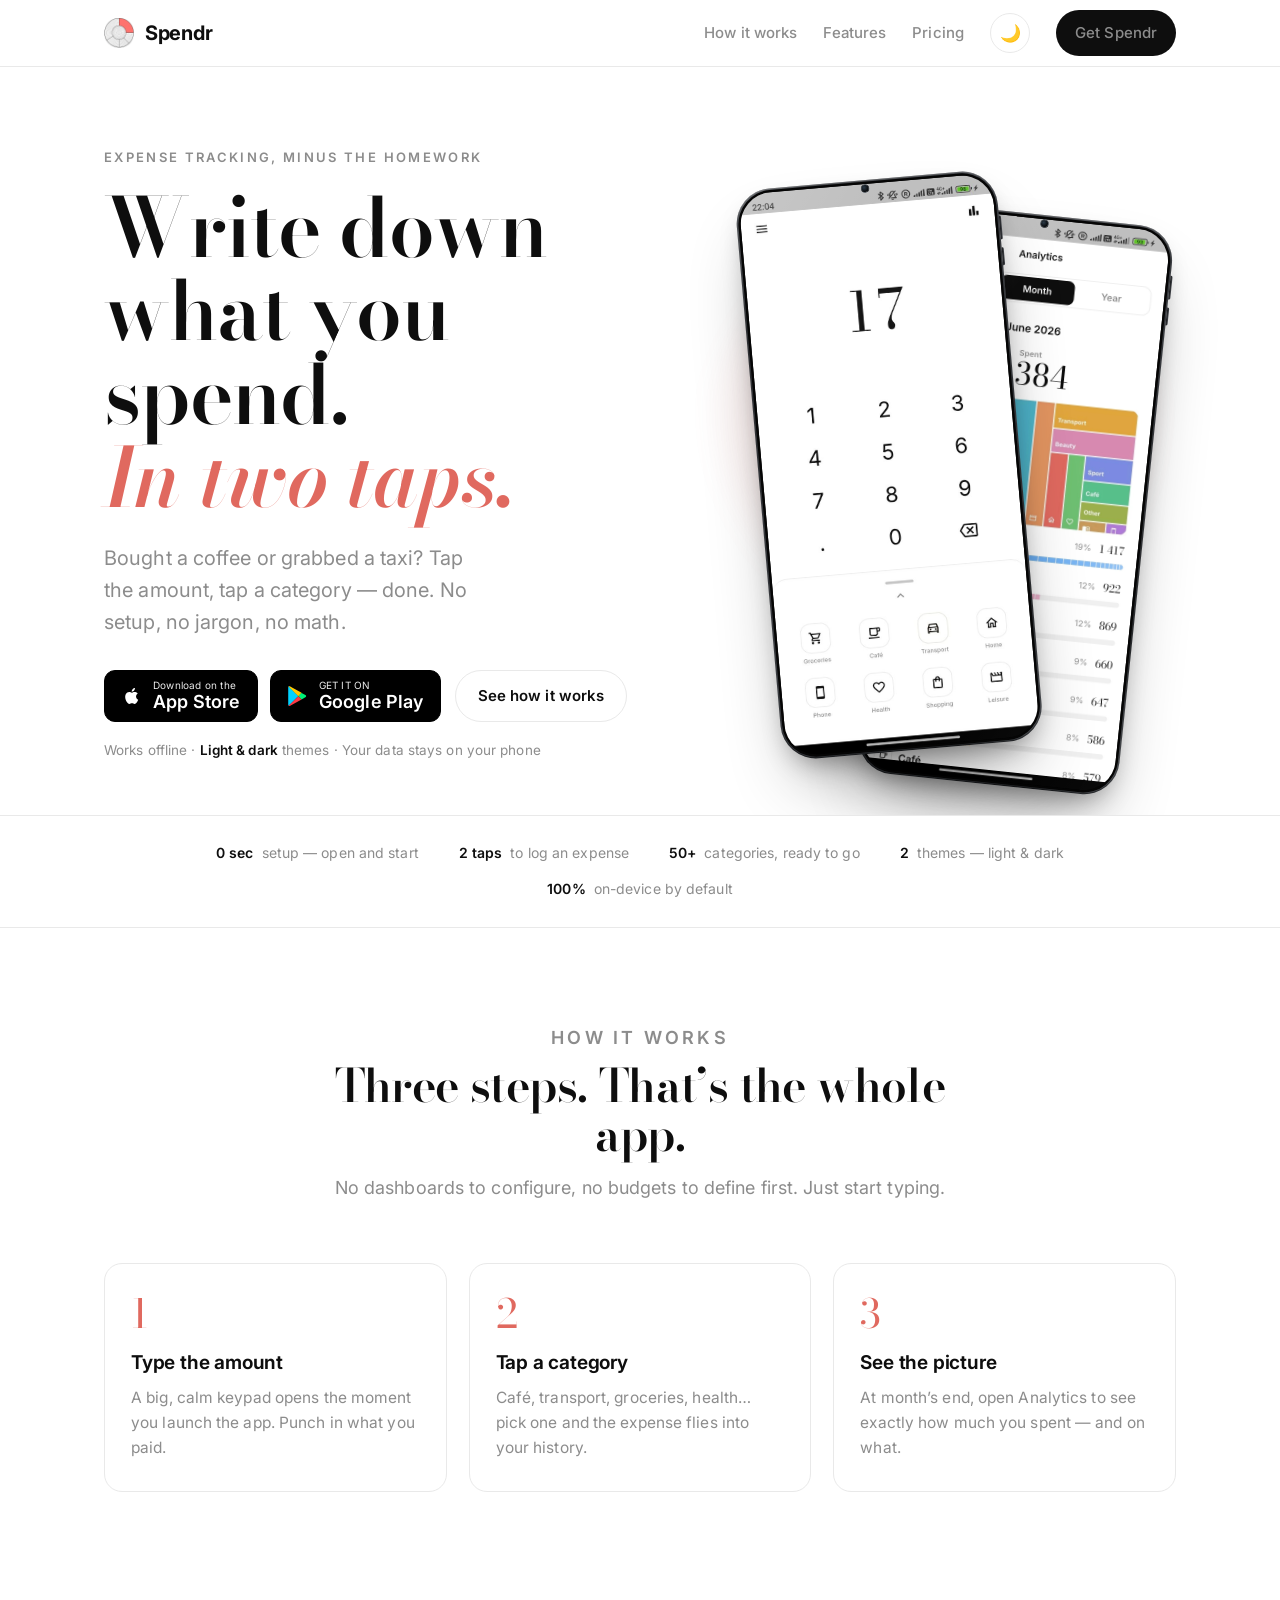
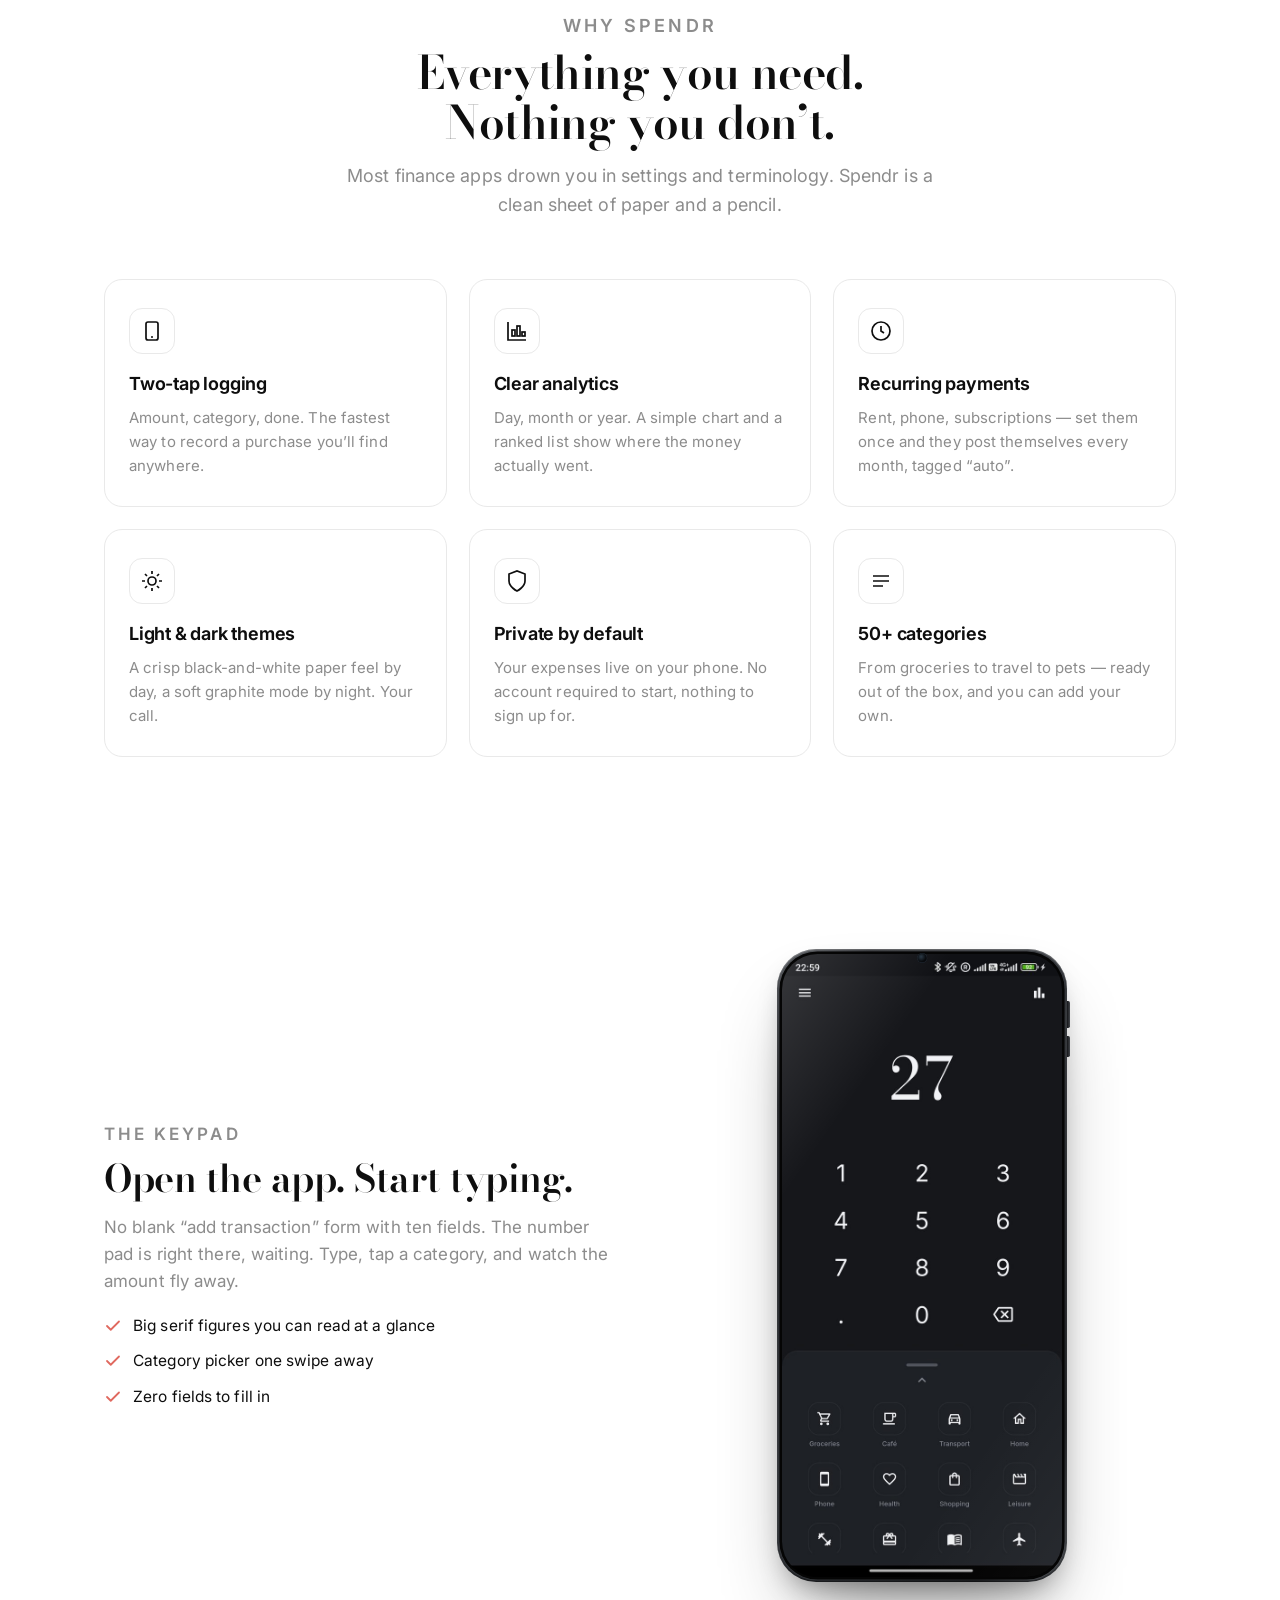
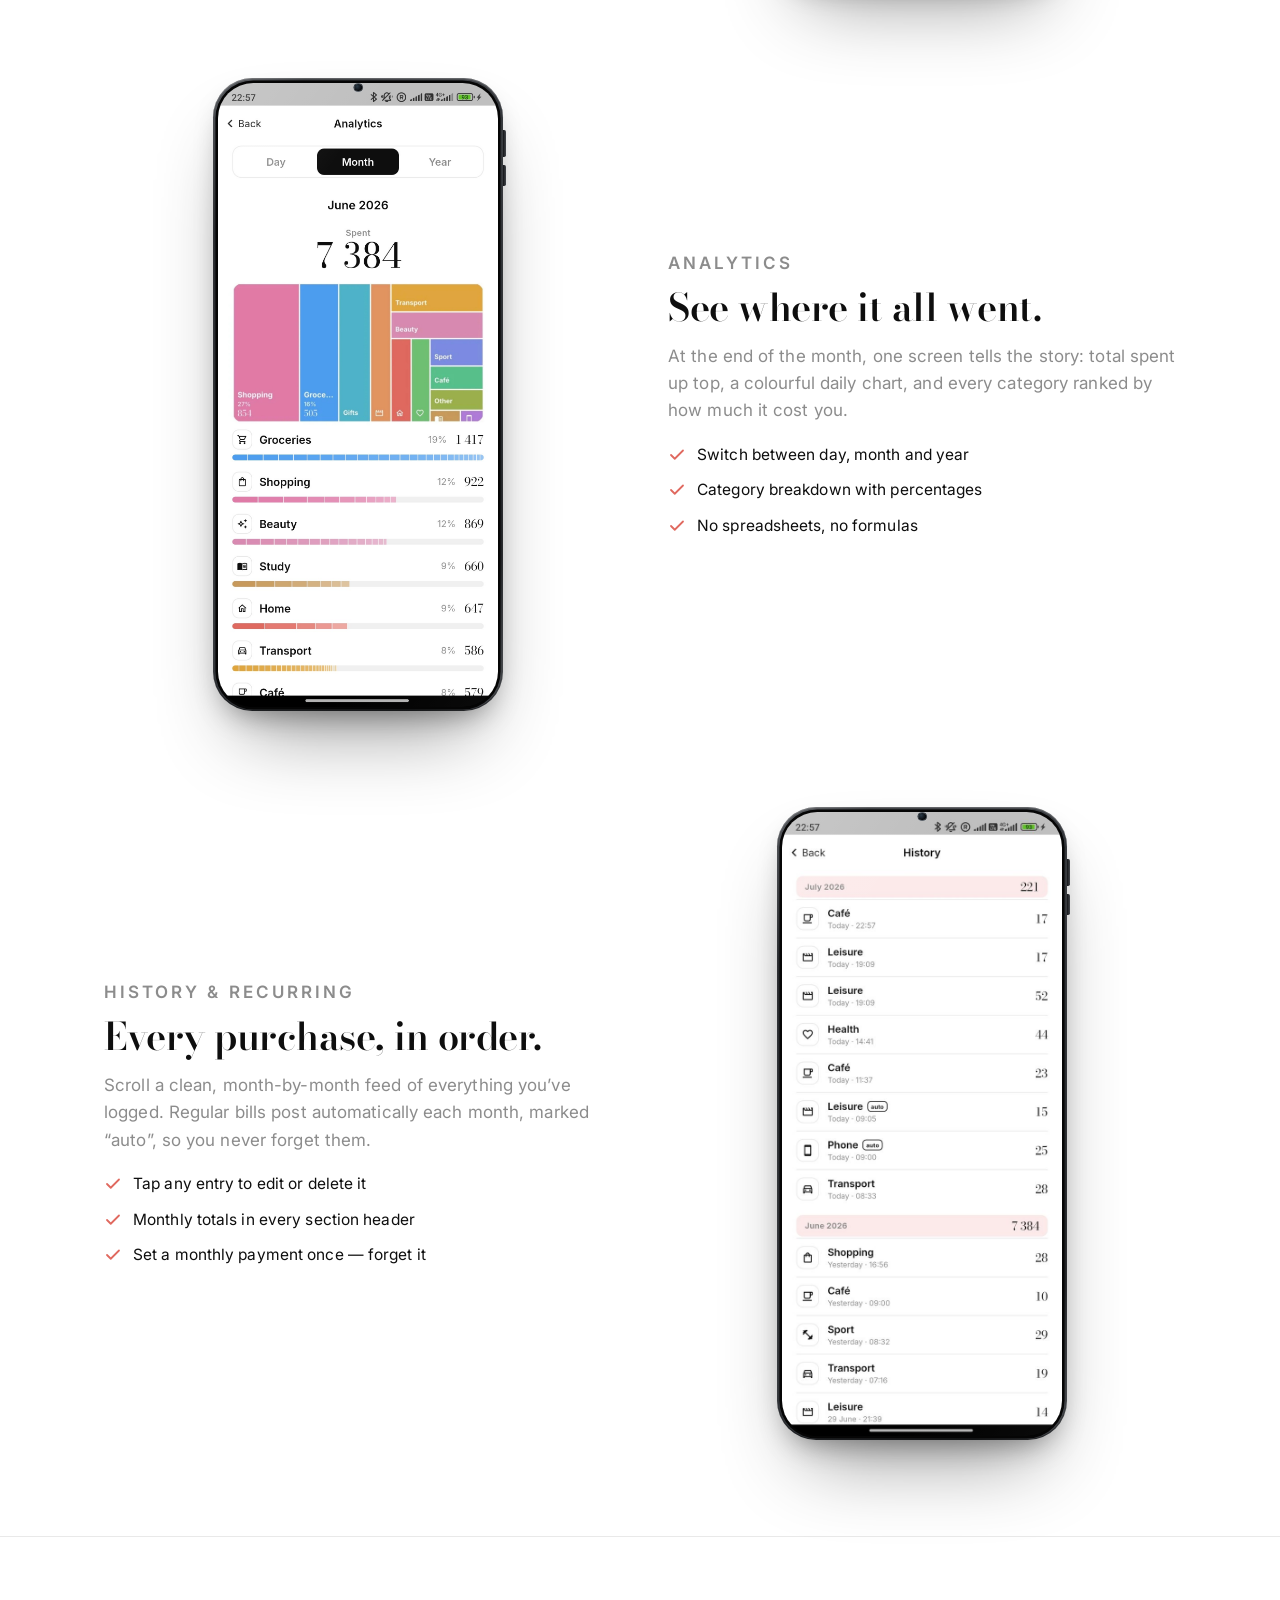
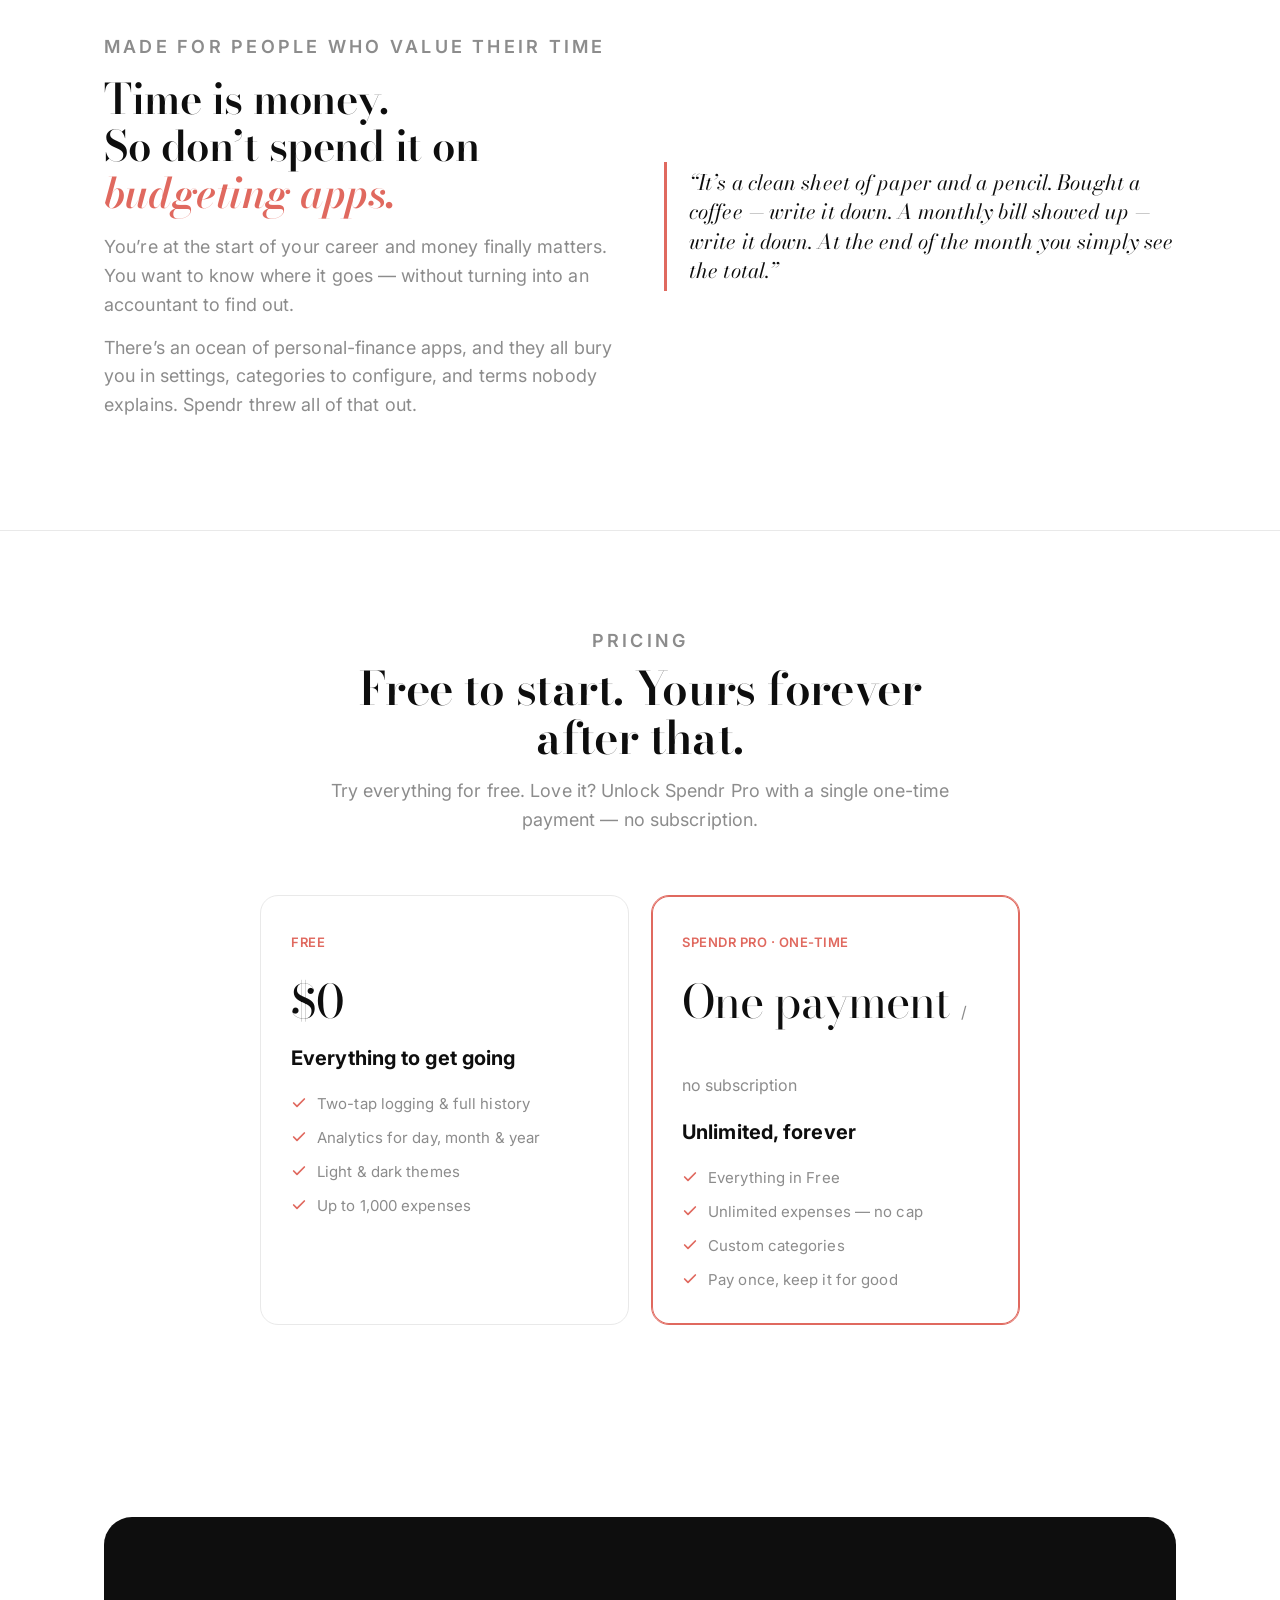
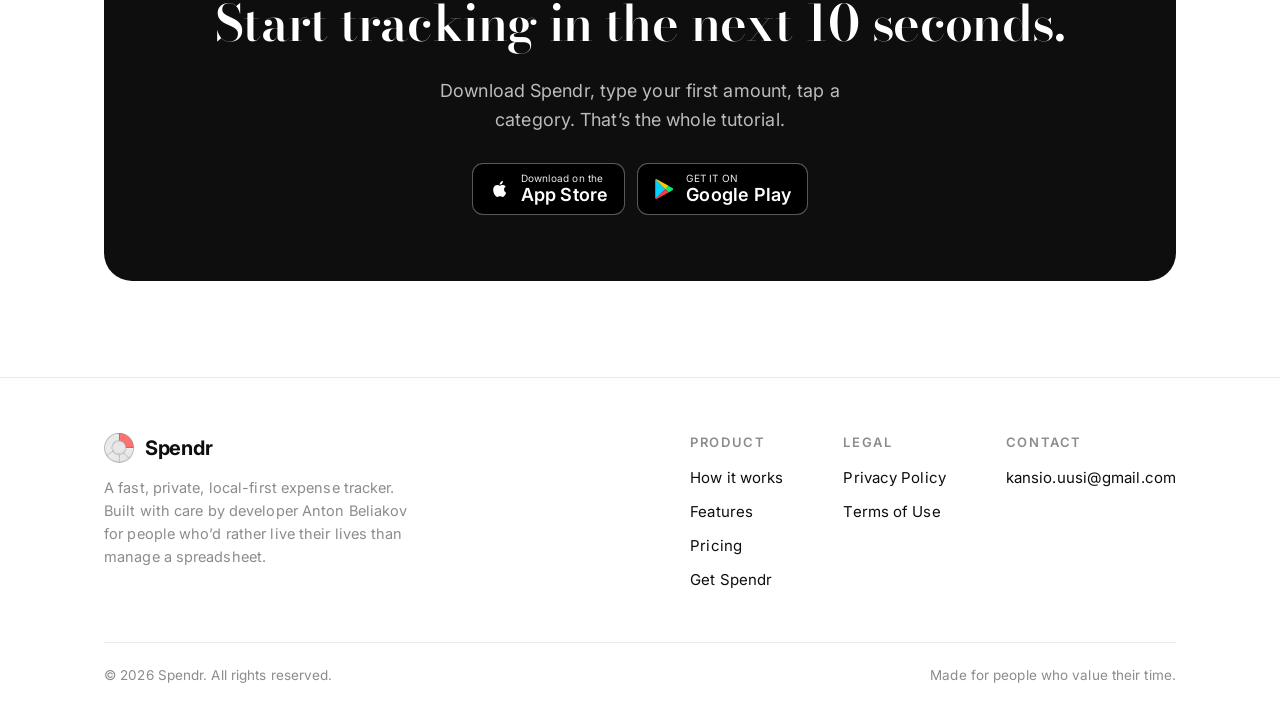
<file: index.html>
<!DOCTYPE html>
<html lang="en" data-theme="light">
<head>
<meta charset="UTF-8" />
<meta name="viewport" content="width=device-width, initial-scale=1" />
<title>Spendr — track spending in two taps</title>
<meta name="description" content="Spendr is the fastest, simplest expense tracker. No setup, no accounting jargon, no formulas. Tap the amount, tap a category — done. Like a clean sheet of paper and a pencil." />
<meta name="theme-color" content="#ffffff" />
<link rel="icon" type="image/png" href="assets/favicon.png" />
<link rel="apple-touch-icon" href="assets/favicon.png" />

<!-- Open Graph -->
<meta property="og:title" content="Spendr — track spending in two taps" />
<meta property="og:description" content="The simplest way to see where your money goes. No setup, no jargon — just tap and go." />
<meta property="og:type" content="website" />
<meta property="og:image" content="assets/logo-disc.png" />

<link rel="preconnect" href="https://fonts.googleapis.com" />
<link rel="preconnect" href="https://fonts.gstatic.com" crossorigin />
<link href="https://fonts.googleapis.com/css2?family=Bodoni+Moda:ital,opsz,wght@0,6..96,500;0,6..96,600;1,6..96,500&family=Inter:wght@400;500;600;700&display=swap" rel="stylesheet" />
<link rel="stylesheet" href="styles.css" />
</head>
<body>

<!-- ============ NAV ============ -->
<header class="nav">
  <div class="wrap">
    <a class="brand" href="#top">
      <img src="assets/logo-disc.png" alt="Spendr logo" />
      <span>Spendr</span>
    </a>
    <nav class="nav-links">
      <a href="#how">How it works</a>
      <a href="#features">Features</a>
      <a href="#pricing">Pricing</a>
      <button class="theme-toggle" id="themeToggle" aria-label="Toggle dark mode" title="Toggle theme">🌙</button>
      <a href="#get" class="btn btn-primary" style="padding:10px 18px;">Get Spendr</a>
    </nav>
  </div>
</header>

<main id="top">

<!-- ============ HERO ============ -->
<section class="hero">
  <div class="wrap hero-grid">
    <div class="hero-copy reveal">
      <p class="eyebrow">Expense tracking, minus the homework</p>
      <h1>Write down what you spend.<br /><em>In two taps.</em></h1>
      <p class="lead">Bought a coffee or grabbed a taxi? Tap the amount, tap a category — done. No setup, no jargon, no math.</p>
      <div class="hero-cta">
        <div class="store-badges">
          <a class="store-badge" href="https://apps.apple.com/ru/app/spendr-expense-budgeting/id6798400131" target="_blank" rel="noopener" aria-label="Download Spendr on the App Store">
            <svg viewBox="0 0 24 24" fill="currentColor" aria-hidden="true"><path d="M17.05 12.54c-.02-2.02 1.65-2.99 1.72-3.04-.94-1.37-2.4-1.56-2.92-1.58-1.24-.13-2.42.73-3.05.73-.63 0-1.6-.71-2.63-.69-1.35.02-2.6.79-3.29 2-1.4 2.43-.36 6.03 1 8.01.67.97 1.46 2.06 2.5 2.02 1.01-.04 1.39-.65 2.61-.65 1.22 0 1.56.65 2.63.63 1.09-.02 1.77-.99 2.43-1.96.77-1.12 1.08-2.21 1.1-2.27-.02-.01-2.11-.81-2.13-3.2zM15.1 6.55c.55-.67.92-1.6.82-2.53-.79.03-1.75.53-2.32 1.19-.51.58-.96 1.53-.84 2.43.88.07 1.79-.45 2.34-1.09z"/></svg>
            <span class="sb-txt"><small>Download on the</small><strong>App Store</strong></span>
          </a>
          <a class="store-badge" href="https://play.google.com/store/apps/details?id=com.spendr.app" target="_blank" rel="noopener" aria-label="Get Spendr on Google Play">
            <svg viewBox="0 0 24 24" aria-hidden="true"><path fill="#00D2FF" d="M3.6 2.3c-.24.25-.38.63-.38 1.13v17.14c0 .5.14.88.39 1.12l.06.06 9.6-9.6v-.22l-9.6-9.6-.07.05z"/><path fill="#00F076" d="M16.5 15.5l-3.2-3.2v-.23l3.2-3.2.07.04 3.8 2.16c1.08.61 1.08 1.62 0 2.24l-3.8 2.16-.07.04z"/><path fill="#FF3945" d="M16.57 15.46L13.3 12.19 3.6 21.7c.36.38.94.42 1.6.05l11.37-6.29z"/><path fill="#FFC900" d="M16.57 8.71L5.2 2.42c-.66-.37-1.24-.32-1.6.06l9.7 9.71 3.27-3.48z"/></svg>
            <span class="sb-txt"><small>GET IT ON</small><strong>Google Play</strong></span>
          </a>
        </div>
        <a href="#how" class="btn btn-ghost hero-secondary">See how it works</a>
      </div>
      <p class="hero-note">Works offline · <b>Light &amp; dark</b> themes · Your data stays on your phone</p>
    </div>

    <div class="hero-phones reveal">
      <div class="blob"></div>
      <div class="phone p1"><div class="island"></div><div class="screen"><img src="assets/screens/06-keypad-light.jpg" alt="Spendr keypad — enter an amount and tap a category" loading="eager" /></div></div>
      <div class="phone p2"><div class="island"></div><div class="screen"><img src="assets/screens/03-analytics.jpg" alt="Spendr analytics — see where your money went" loading="eager" /></div></div>
    </div>
  </div>
</section>

<!-- ============ TRUST STRIP ============ -->
<div class="trust">
  <div class="wrap">
    <span><b>0 sec</b> setup — open and start</span>
    <span><b>2 taps</b> to log an expense</span>
    <span><b>50+</b> categories, ready to go</span>
    <span><b>2</b> themes — light &amp; dark</span>
    <span><b>100%</b> on-device by default</span>
  </div>
</div>

<!-- ============ HOW IT WORKS ============ -->
<section id="how">
  <div class="wrap">
    <div class="head reveal">
      <p class="eyebrow">How it works</p>
      <h2>Three steps. That’s the whole app.</h2>
      <p>No dashboards to configure, no budgets to define first. Just start typing.</p>
    </div>
    <div class="steps">
      <div class="step reveal">
        <div class="n">1</div>
        <h3>Type the amount</h3>
        <p>A big, calm keypad opens the moment you launch the app. Punch in what you paid.</p>
      </div>
      <div class="step reveal">
        <div class="n">2</div>
        <h3>Tap a category</h3>
        <p>Café, transport, groceries, health… pick one and the expense flies into your history.</p>
      </div>
      <div class="step reveal">
        <div class="n">3</div>
        <h3>See the picture</h3>
        <p>At month’s end, open Analytics to see exactly how much you spent — and on what.</p>
      </div>
    </div>
  </div>
</section>

<!-- ============ FEATURES ============ -->
<section id="features" style="padding-top:24px;">
  <div class="wrap">
    <div class="head reveal">
      <p class="eyebrow">Why Spendr</p>
      <h2>Everything you need. Nothing you don’t.</h2>
      <p>Most finance apps drown you in settings and terminology. Spendr is a clean sheet of paper and a pencil.</p>
    </div>
    <div class="features">
      <div class="feat reveal">
        <div class="ic"><svg viewBox="0 0 24 24" fill="none" stroke="currentColor" stroke-width="1.7"><rect x="6" y="3" width="12" height="18" rx="2"/><path d="M11 18h2"/></svg></div>
        <h3>Two-tap logging</h3>
        <p>Amount, category, done. The fastest way to record a purchase you’ll find anywhere.</p>
      </div>
      <div class="feat reveal">
        <div class="ic"><svg viewBox="0 0 24 24" fill="none" stroke="currentColor" stroke-width="1.7"><path d="M3 3v18h18"/><rect x="7" y="11" width="3" height="6"/><rect x="12" y="7" width="3" height="10"/><rect x="17" y="13" width="3" height="4"/></svg></div>
        <h3>Clear analytics</h3>
        <p>Day, month or year. A simple chart and a ranked list show where the money actually went.</p>
      </div>
      <div class="feat reveal">
        <div class="ic"><svg viewBox="0 0 24 24" fill="none" stroke="currentColor" stroke-width="1.7"><circle cx="12" cy="12" r="9"/><path d="M12 7v5l3 2"/></svg></div>
        <h3>Recurring payments</h3>
        <p>Rent, phone, subscriptions — set them once and they post themselves every month, tagged “auto”.</p>
      </div>
      <div class="feat reveal">
        <div class="ic"><svg viewBox="0 0 24 24" fill="none" stroke="currentColor" stroke-width="1.7"><circle cx="12" cy="12" r="4"/><path d="M12 2v3M12 19v3M2 12h3M19 12h3M5 5l2 2M17 17l2 2M19 5l-2 2M7 17l-2 2"/></svg></div>
        <h3>Light &amp; dark themes</h3>
        <p>A crisp black-and-white paper feel by day, a soft graphite mode by night. Your call.</p>
      </div>
      <div class="feat reveal">
        <div class="ic"><svg viewBox="0 0 24 24" fill="none" stroke="currentColor" stroke-width="1.7"><path d="M12 22s8-4 8-10V5l-8-3-8 3v7c0 6 8 10 8 10Z"/></svg></div>
        <h3>Private by default</h3>
        <p>Your expenses live on your phone. No account required to start, nothing to sign up for.</p>
      </div>
      <div class="feat reveal">
        <div class="ic"><svg viewBox="0 0 24 24" fill="none" stroke="currentColor" stroke-width="1.7"><path d="M4 7h16M4 12h16M4 17h10"/></svg></div>
        <h3>50+ categories</h3>
        <p>From groceries to travel to pets — ready out of the box, and you can add your own.</p>
      </div>
    </div>
  </div>
</section>

<!-- ============ SHOWCASE ============ -->
<section>
  <div class="wrap showcase">

    <div class="show-row reveal">
      <div class="show-text">
        <p class="eyebrow">The keypad</p>
        <h3>Open the app. Start typing.</h3>
        <p>No blank “add transaction” form with ten fields. The number pad is right there, waiting. Type, tap a category, and watch the amount fly away.</p>
        <ul>
          <li><svg width="18" height="18" viewBox="0 0 24 24" fill="none" stroke="currentColor" stroke-width="2.4" stroke-linecap="round" stroke-linejoin="round"><path d="M20 6 9 17l-5-5"/></svg> Big serif figures you can read at a glance</li>
          <li><svg width="18" height="18" viewBox="0 0 24 24" fill="none" stroke="currentColor" stroke-width="2.4" stroke-linecap="round" stroke-linejoin="round"><path d="M20 6 9 17l-5-5"/></svg> Category picker one swipe away</li>
          <li><svg width="18" height="18" viewBox="0 0 24 24" fill="none" stroke="currentColor" stroke-width="2.4" stroke-linecap="round" stroke-linejoin="round"><path d="M20 6 9 17l-5-5"/></svg> Zero fields to fill in</li>
        </ul>
      </div>
      <div class="show-media"><div class="phone"><div class="island"></div><div class="screen"><img src="assets/screens/02-keypad-dark.jpg" alt="Spendr keypad, dark theme" loading="lazy" /></div></div></div>
    </div>

    <div class="show-row rev reveal">
      <div class="show-text">
        <p class="eyebrow">Analytics</p>
        <h3>See where it all went.</h3>
        <p>At the end of the month, one screen tells the story: total spent up top, a colourful daily chart, and every category ranked by how much it cost you.</p>
        <ul>
          <li><svg width="18" height="18" viewBox="0 0 24 24" fill="none" stroke="currentColor" stroke-width="2.4" stroke-linecap="round" stroke-linejoin="round"><path d="M20 6 9 17l-5-5"/></svg> Switch between day, month and year</li>
          <li><svg width="18" height="18" viewBox="0 0 24 24" fill="none" stroke="currentColor" stroke-width="2.4" stroke-linecap="round" stroke-linejoin="round"><path d="M20 6 9 17l-5-5"/></svg> Category breakdown with percentages</li>
          <li><svg width="18" height="18" viewBox="0 0 24 24" fill="none" stroke="currentColor" stroke-width="2.4" stroke-linecap="round" stroke-linejoin="round"><path d="M20 6 9 17l-5-5"/></svg> No spreadsheets, no formulas</li>
        </ul>
      </div>
      <div class="show-media"><div class="phone"><div class="island"></div><div class="screen"><img src="assets/screens/03-analytics.jpg" alt="Spendr analytics screen" loading="lazy" /></div></div></div>
    </div>

    <div class="show-row reveal">
      <div class="show-text">
        <p class="eyebrow">History &amp; recurring</p>
        <h3>Every purchase, in order.</h3>
        <p>Scroll a clean, month-by-month feed of everything you’ve logged. Regular bills post automatically each month, marked “auto”, so you never forget them.</p>
        <ul>
          <li><svg width="18" height="18" viewBox="0 0 24 24" fill="none" stroke="currentColor" stroke-width="2.4" stroke-linecap="round" stroke-linejoin="round"><path d="M20 6 9 17l-5-5"/></svg> Tap any entry to edit or delete it</li>
          <li><svg width="18" height="18" viewBox="0 0 24 24" fill="none" stroke="currentColor" stroke-width="2.4" stroke-linecap="round" stroke-linejoin="round"><path d="M20 6 9 17l-5-5"/></svg> Monthly totals in every section header</li>
          <li><svg width="18" height="18" viewBox="0 0 24 24" fill="none" stroke="currentColor" stroke-width="2.4" stroke-linecap="round" stroke-linejoin="round"><path d="M20 6 9 17l-5-5"/></svg> Set a monthly payment once — forget it</li>
        </ul>
      </div>
      <div class="show-media"><div class="phone"><div class="island"></div><div class="screen"><img src="assets/screens/04-history.jpg" alt="Spendr history screen" loading="lazy" /></div></div></div>
    </div>

  </div>
</section>

<!-- ============ AUDIENCE ============ -->
<section class="audience">
  <div class="wrap">
    <div class="reveal">
      <p class="eyebrow">Made for people who value their time</p>
      <h2>Time is money.<br />So don’t spend it on <em>budgeting apps.</em></h2>
      <p>You’re at the start of your career and money finally matters. You want to know where it goes — without turning into an accountant to find out.</p>
      <p>There’s an ocean of personal-finance apps, and they all bury you in settings, categories to configure, and terms nobody explains. Spendr threw all of that out.</p>
    </div>
    <div class="reveal">
      <p class="quote">“It’s a clean sheet of paper and a pencil. Bought a coffee — write it down. A monthly bill showed up — write it down. At the end of the month you simply see the total.”</p>
    </div>
  </div>
</section>

<!-- ============ PRICING ============ -->
<section id="pricing">
  <div class="wrap">
    <div class="head reveal">
      <p class="eyebrow">Pricing</p>
      <h2>Free to start. Yours forever after that.</h2>
      <p>Try everything for free. Love it? Unlock Spendr Pro with a single one-time payment — no subscription.</p>
    </div>
    <div class="price-cards">
      <div class="price reveal">
        <span class="tag">Free</span>
        <div class="amt">$0</div>
        <h3>Everything to get going</h3>
        <ul>
          <li><svg width="16" height="16" viewBox="0 0 24 24" fill="none" stroke="currentColor" stroke-width="2.6" stroke-linecap="round" stroke-linejoin="round"><path d="M20 6 9 17l-5-5"/></svg> Two-tap logging &amp; full history</li>
          <li><svg width="16" height="16" viewBox="0 0 24 24" fill="none" stroke="currentColor" stroke-width="2.6" stroke-linecap="round" stroke-linejoin="round"><path d="M20 6 9 17l-5-5"/></svg> Analytics for day, month &amp; year</li>
          <li><svg width="16" height="16" viewBox="0 0 24 24" fill="none" stroke="currentColor" stroke-width="2.6" stroke-linecap="round" stroke-linejoin="round"><path d="M20 6 9 17l-5-5"/></svg> Light &amp; dark themes</li>
          <li><svg width="16" height="16" viewBox="0 0 24 24" fill="none" stroke="currentColor" stroke-width="2.6" stroke-linecap="round" stroke-linejoin="round"><path d="M20 6 9 17l-5-5"/></svg> Up to 1,000 expenses</li>
        </ul>
      </div>
      <div class="price hi reveal">
        <span class="tag">Spendr Pro · one-time</span>
        <div class="amt">One&nbsp;payment <small>/ no subscription</small></div>
        <h3>Unlimited, forever</h3>
        <ul>
          <li><svg width="16" height="16" viewBox="0 0 24 24" fill="none" stroke="currentColor" stroke-width="2.6" stroke-linecap="round" stroke-linejoin="round"><path d="M20 6 9 17l-5-5"/></svg> Everything in Free</li>
          <li><svg width="16" height="16" viewBox="0 0 24 24" fill="none" stroke="currentColor" stroke-width="2.6" stroke-linecap="round" stroke-linejoin="round"><path d="M20 6 9 17l-5-5"/></svg> Unlimited expenses — no cap</li>
          <li><svg width="16" height="16" viewBox="0 0 24 24" fill="none" stroke="currentColor" stroke-width="2.6" stroke-linecap="round" stroke-linejoin="round"><path d="M20 6 9 17l-5-5"/></svg> Custom categories</li>
          <li><svg width="16" height="16" viewBox="0 0 24 24" fill="none" stroke="currentColor" stroke-width="2.6" stroke-linecap="round" stroke-linejoin="round"><path d="M20 6 9 17l-5-5"/></svg> Pay once, keep it for good</li>
        </ul>
      </div>
    </div>
  </div>
</section>

<!-- ============ CTA ============ -->
<section id="get" class="cta-band">
  <div class="wrap reveal">
    <div class="inner">
      <h2>Start tracking in the next 10 seconds.</h2>
      <p>Download Spendr, type your first amount, tap a category. That’s the whole tutorial.</p>
      <div class="store-badges store-badges--center">
        <a class="store-badge store-badge--onDark" href="https://apps.apple.com/ru/app/spendr-expense-budgeting/id6798400131" target="_blank" rel="noopener" aria-label="Download Spendr on the App Store">
          <svg viewBox="0 0 24 24" fill="currentColor" aria-hidden="true"><path d="M17.05 12.54c-.02-2.02 1.65-2.99 1.72-3.04-.94-1.37-2.4-1.56-2.92-1.58-1.24-.13-2.42.73-3.05.73-.63 0-1.6-.71-2.63-.69-1.35.02-2.6.79-3.29 2-1.4 2.43-.36 6.03 1 8.01.67.97 1.46 2.06 2.5 2.02 1.01-.04 1.39-.65 2.61-.65 1.22 0 1.56.65 2.63.63 1.09-.02 1.77-.99 2.43-1.96.77-1.12 1.08-2.21 1.1-2.27-.02-.01-2.11-.81-2.13-3.2zM15.1 6.55c.55-.67.92-1.6.82-2.53-.79.03-1.75.53-2.32 1.19-.51.58-.96 1.53-.84 2.43.88.07 1.79-.45 2.34-1.09z"/></svg>
          <span class="sb-txt"><small>Download on the</small><strong>App Store</strong></span>
        </a>
        <a class="store-badge store-badge--onDark" href="https://play.google.com/store/apps/details?id=com.spendr.app" target="_blank" rel="noopener" aria-label="Get Spendr on Google Play">
          <svg viewBox="0 0 24 24" aria-hidden="true"><path fill="#00D2FF" d="M3.6 2.3c-.24.25-.38.63-.38 1.13v17.14c0 .5.14.88.39 1.12l.06.06 9.6-9.6v-.22l-9.6-9.6-.07.05z"/><path fill="#00F076" d="M16.5 15.5l-3.2-3.2v-.23l3.2-3.2.07.04 3.8 2.16c1.08.61 1.08 1.62 0 2.24l-3.8 2.16-.07.04z"/><path fill="#FF3945" d="M16.57 15.46L13.3 12.19 3.6 21.7c.36.38.94.42 1.6.05l11.37-6.29z"/><path fill="#FFC900" d="M16.57 8.71L5.2 2.42c-.66-.37-1.24-.32-1.6.06l9.7 9.71 3.27-3.48z"/></svg>
          <span class="sb-txt"><small>GET IT ON</small><strong>Google Play</strong></span>
        </a>
      </div>
    </div>
  </div>
</section>

</main>

<!-- ============ FOOTER ============ -->
<footer>
  <div class="wrap">
    <div class="foot-grid">
      <div class="foot-brand">
        <a class="brand" href="#top"><img src="assets/logo-disc.png" alt="" /><span>Spendr</span></a>
        <p>A fast, private, local-first expense tracker. Built with care by developer Anton Beliakov for people who’d rather live their lives than manage a spreadsheet.</p>
      </div>
      <div class="foot-cols">
        <div class="foot-col">
          <h4>Product</h4>
          <a href="#how">How it works</a>
          <a href="#features">Features</a>
          <a href="#pricing">Pricing</a>
          <a href="#get">Get Spendr</a>
        </div>
        <div class="foot-col">
          <h4>Legal</h4>
          <a href="privacy.html">Privacy Policy</a>
          <a href="terms.html">Terms of Use</a>
        </div>
        <div class="foot-col">
          <h4>Contact</h4>
          <a href="mailto:kansio.uusi@gmail.com">kansio.uusi@gmail.com</a>
        </div>
      </div>
    </div>
    <div class="foot-bottom">
      <span>© 2026 Spendr. All rights reserved.</span>
      <span>Made for people who value their time.</span>
    </div>
  </div>
</footer>

<script>
  // ---- theme toggle (persisted) ----
  const root = document.documentElement;
  const toggle = document.getElementById('themeToggle');
  const saved = localStorage.getItem('spendr-theme');
  if (saved) root.setAttribute('data-theme', saved);
  const syncIcon = () => {
    const dark = root.getAttribute('data-theme') === 'dark';
    toggle.textContent = dark ? '☀️' : '🌙';
    document.querySelector('meta[name=theme-color]').setAttribute('content', dark ? '#15171b' : '#ffffff');
  };
  syncIcon();
  toggle.addEventListener('click', () => {
    const next = root.getAttribute('data-theme') === 'dark' ? 'light' : 'dark';
    root.setAttribute('data-theme', next);
    localStorage.setItem('spendr-theme', next);
    syncIcon();
  });

  // ---- reveal on scroll ----
  const io = new IntersectionObserver((entries) => {
    entries.forEach(e => { if (e.isIntersecting) { e.target.classList.add('in'); io.unobserve(e.target); } });
  }, { threshold: 0.12 });
  document.querySelectorAll('.reveal').forEach(el => io.observe(el));
</script>
</body>
</html>
</file>
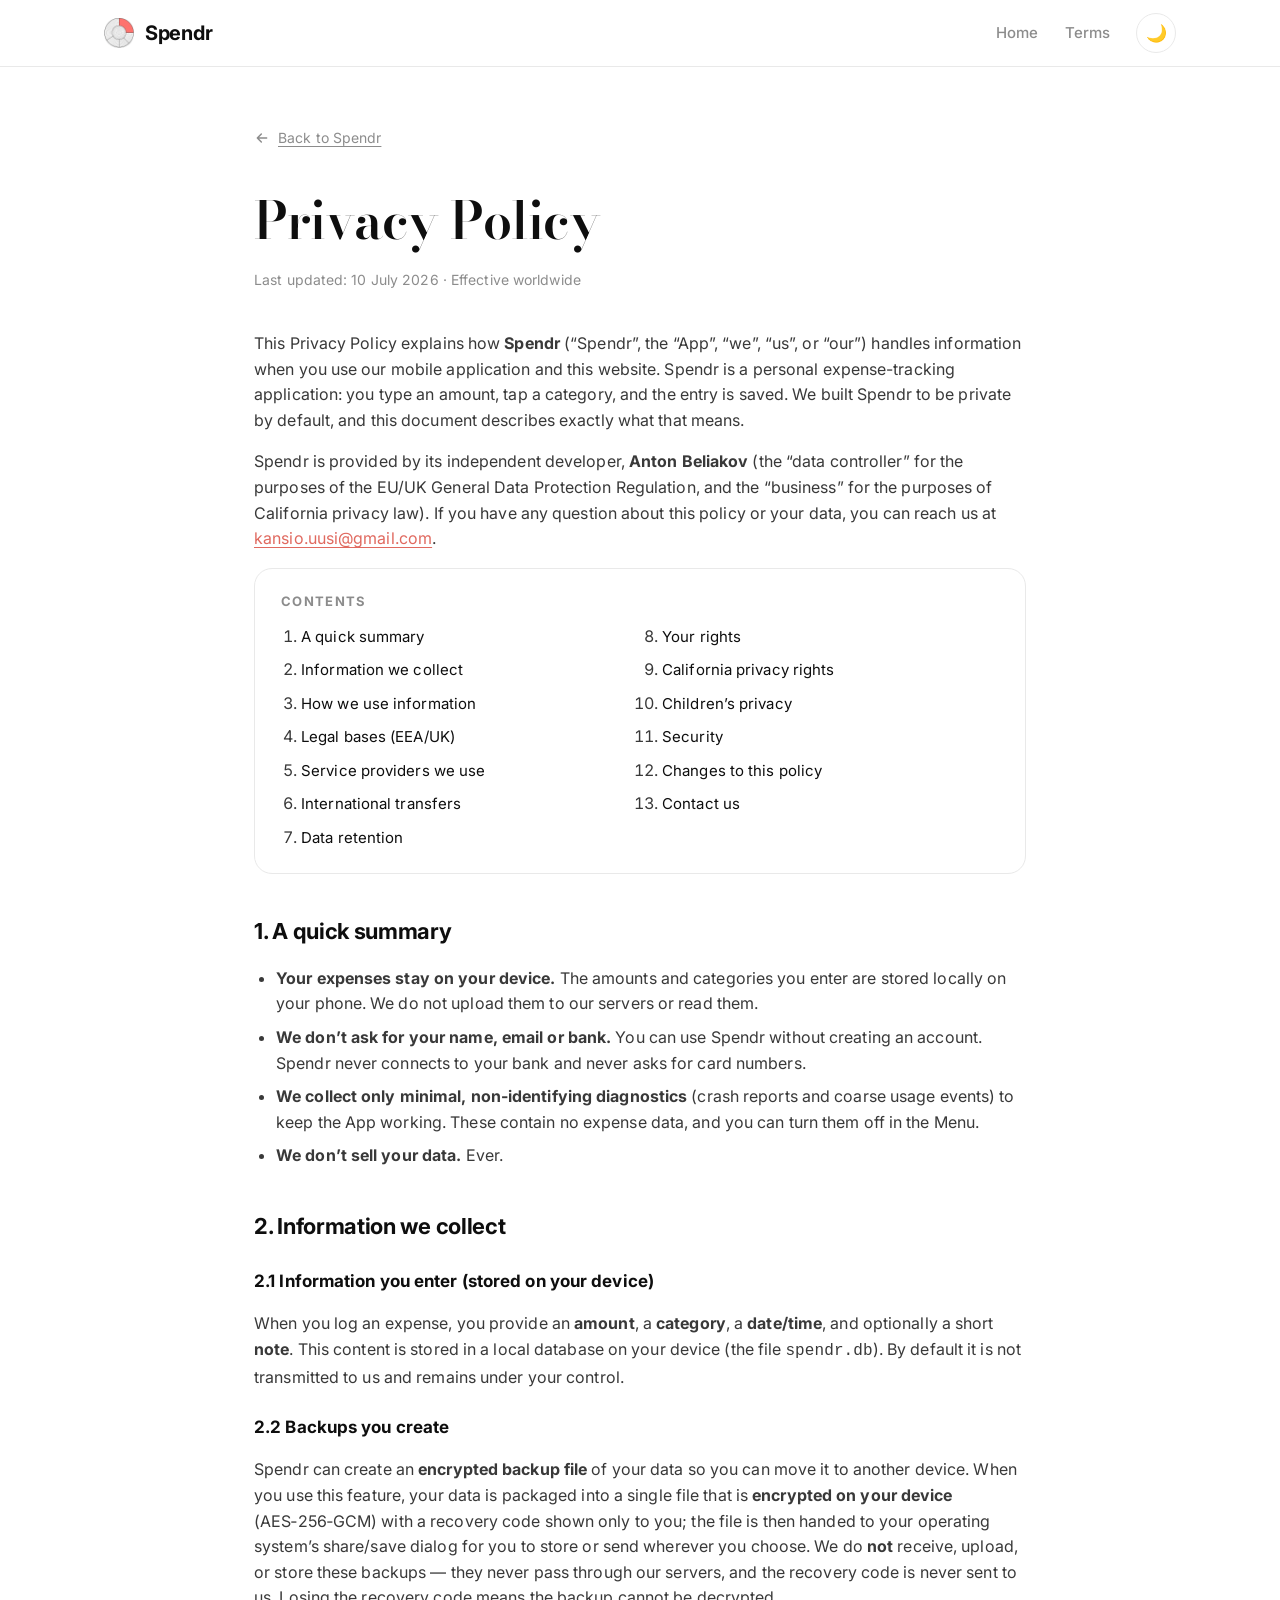
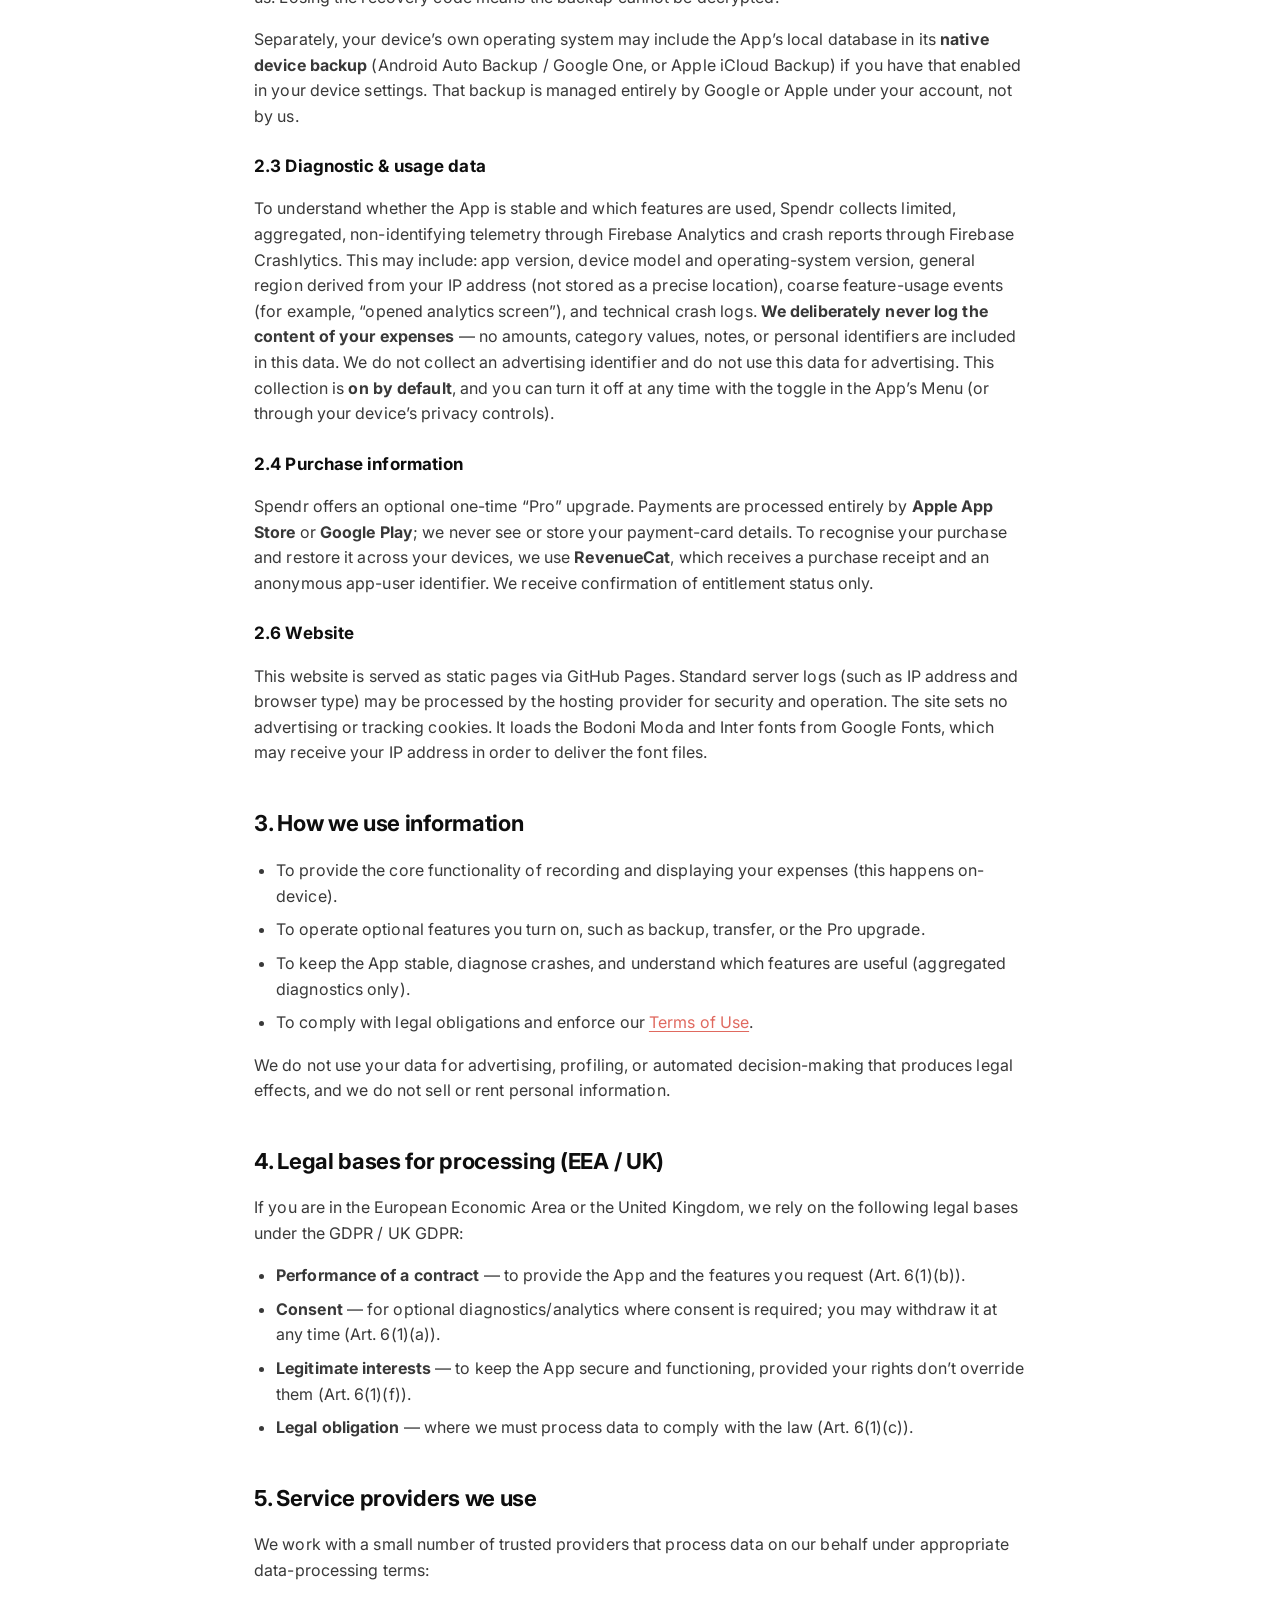
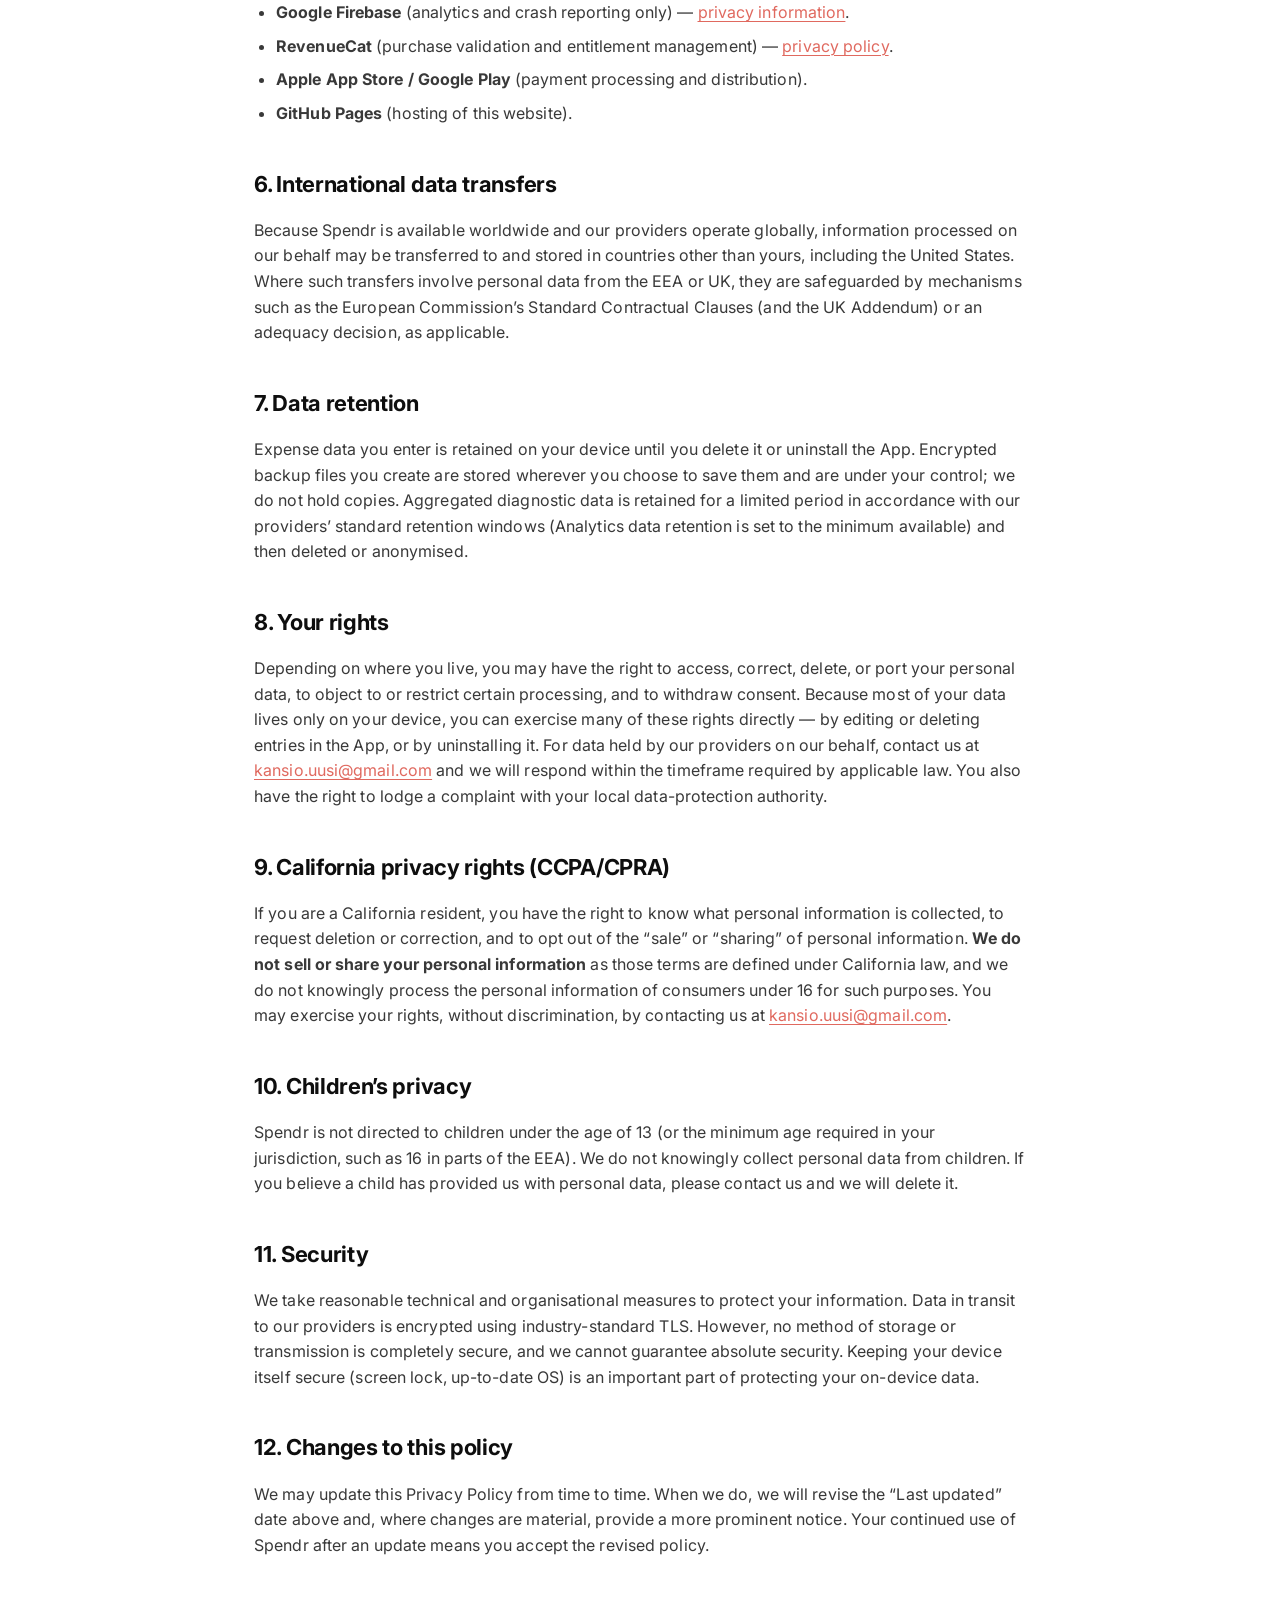
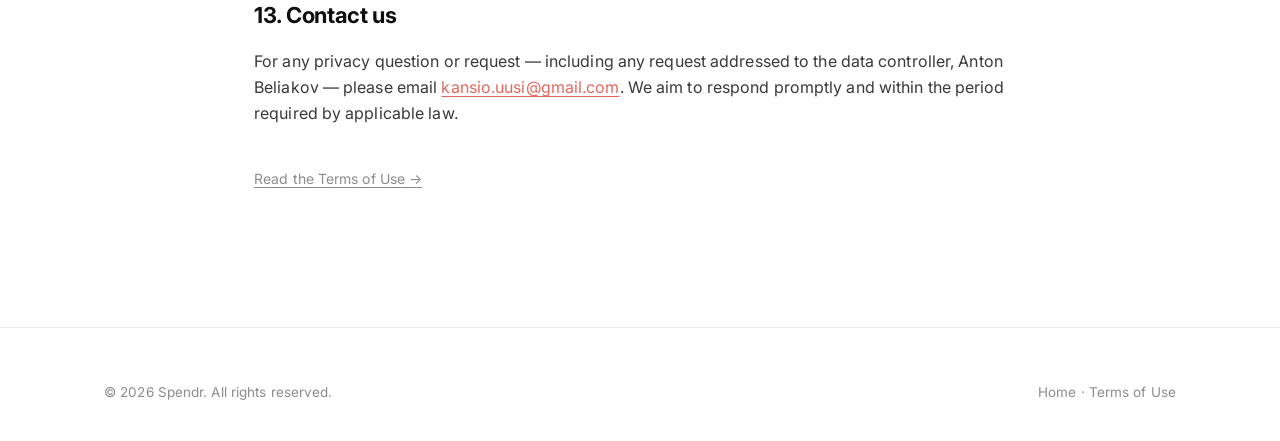
<file: privacy.html>
<!DOCTYPE html>
<html lang="en" data-theme="light">
<head>
<meta charset="UTF-8" />
<meta name="viewport" content="width=device-width, initial-scale=1" />
<title>Privacy Policy — Spendr</title>
<meta name="description" content="Spendr Privacy Policy — how the Spendr expense-tracking app collects, uses and protects your information, worldwide." />
<meta name="theme-color" content="#ffffff" />
<link rel="icon" type="image/png" href="assets/favicon.png" />
<link rel="preconnect" href="https://fonts.googleapis.com" />
<link rel="preconnect" href="https://fonts.gstatic.com" crossorigin />
<link href="https://fonts.googleapis.com/css2?family=Bodoni+Moda:ital,opsz,wght@0,6..96,500;0,6..96,600;1,6..96,500&family=Inter:wght@400;500;600;700&display=swap" rel="stylesheet" />
<link rel="stylesheet" href="styles.css" />
</head>
<body>

<header class="nav">
  <div class="wrap">
    <a class="brand" href="index.html"><img src="assets/logo-disc.png" alt="Spendr logo" /><span>Spendr</span></a>
    <nav class="nav-links">
      <a href="index.html">Home</a>
      <a href="terms.html">Terms</a>
      <button class="theme-toggle" id="themeToggle" aria-label="Toggle dark mode">🌙</button>
    </nav>
  </div>
</header>

<article class="legal">
  <a class="back" href="index.html">
    <svg width="16" height="16" viewBox="0 0 24 24" fill="none" stroke="currentColor" stroke-width="2.2" stroke-linecap="round" stroke-linejoin="round"><path d="M19 12H5M11 6l-6 6 6 6"/></svg>
    Back to Spendr
  </a>

  <h1>Privacy Policy</h1>
  <p class="updated">Last updated: 10 July 2026 · Effective worldwide</p>

  <p>This Privacy Policy explains how <strong>Spendr</strong> (“Spendr”, the “App”, “we”, “us”, or “our”) handles information when you use our mobile application and this website. Spendr is a personal expense-tracking application: you type an amount, tap a category, and the entry is saved. We built Spendr to be private by default, and this document describes exactly what that means.</p>

  <p>Spendr is provided by its independent developer, <strong>Anton Beliakov</strong> (the “data controller” for the purposes of the EU/UK General Data Protection Regulation, and the “business” for the purposes of California privacy law). If you have any question about this policy or your data, you can reach us at <a href="mailto:kansio.uusi@gmail.com">kansio.uusi@gmail.com</a>.</p>

  <div class="toc">
    <h4>Contents</h4>
    <ol>
      <li><a href="#s1">A quick summary</a></li>
      <li><a href="#s2">Information we collect</a></li>
      <li><a href="#s3">How we use information</a></li>
      <li><a href="#s4">Legal bases (EEA/UK)</a></li>
      <li><a href="#s5">Service providers we use</a></li>
      <li><a href="#s6">International transfers</a></li>
      <li><a href="#s7">Data retention</a></li>
      <li><a href="#s8">Your rights</a></li>
      <li><a href="#s9">California privacy rights</a></li>
      <li><a href="#s10">Children’s privacy</a></li>
      <li><a href="#s11">Security</a></li>
      <li><a href="#s12">Changes to this policy</a></li>
      <li><a href="#s13">Contact us</a></li>
    </ol>
  </div>

  <h2 id="s1">1. A quick summary</h2>
  <ul>
    <li><strong>Your expenses stay on your device.</strong> The amounts and categories you enter are stored locally on your phone. We do not upload them to our servers or read them.</li>
    <li><strong>We don’t ask for your name, email or bank.</strong> You can use Spendr without creating an account. Spendr never connects to your bank and never asks for card numbers.</li>
    <li><strong>We collect only minimal, non-identifying diagnostics</strong> (crash reports and coarse usage events) to keep the App working. These contain no expense data, and you can turn them off in the Menu.</li>
    <li><strong>We don’t sell your data.</strong> Ever.</li>
  </ul>

  <h2 id="s2">2. Information we collect</h2>

  <h3>2.1 Information you enter (stored on your device)</h3>
  <p>When you log an expense, you provide an <strong>amount</strong>, a <strong>category</strong>, a <strong>date/time</strong>, and optionally a short <strong>note</strong>. This content is stored in a local database on your device (the file <code>spendr.db</code>). By default it is not transmitted to us and remains under your control.</p>

  <h3>2.2 Backups you create</h3>
  <p>Spendr can create an <strong>encrypted backup file</strong> of your data so you can move it to another device. When you use this feature, your data is packaged into a single file that is <strong>encrypted on your device</strong> (AES‑256‑GCM) with a recovery code shown only to you; the file is then handed to your operating system’s share/save dialog for you to store or send wherever you choose. We do <strong>not</strong> receive, upload, or store these backups — they never pass through our servers, and the recovery code is never sent to us. Losing the recovery code means the backup cannot be decrypted.</p>
  <p>Separately, your device’s own operating system may include the App’s local database in its <strong>native device backup</strong> (Android Auto Backup / Google One, or Apple iCloud Backup) if you have that enabled in your device settings. That backup is managed entirely by Google or Apple under your account, not by us.</p>

  <h3>2.3 Diagnostic &amp; usage data</h3>
  <p>To understand whether the App is stable and which features are used, Spendr collects limited, aggregated, non-identifying telemetry through Firebase Analytics and crash reports through Firebase Crashlytics. This may include: app version, device model and operating-system version, general region derived from your IP address (not stored as a precise location), coarse feature-usage events (for example, “opened analytics screen”), and technical crash logs. <strong>We deliberately never log the content of your expenses</strong> — no amounts, category values, notes, or personal identifiers are included in this data. We do not collect an advertising identifier and do not use this data for advertising. This collection is <strong>on by default</strong>, and you can turn it off at any time with the toggle in the App’s Menu (or through your device’s privacy controls).</p>

  <h3>2.4 Purchase information</h3>
  <p>Spendr offers an optional one-time “Pro” upgrade. Payments are processed entirely by <strong>Apple App Store</strong> or <strong>Google Play</strong>; we never see or store your payment-card details. To recognise your purchase and restore it across your devices, we use <strong>RevenueCat</strong>, which receives a purchase receipt and an anonymous app-user identifier. We receive confirmation of entitlement status only.</p>

  <h3>2.6 Website</h3>
  <p>This website is served as static pages via GitHub Pages. Standard server logs (such as IP address and browser type) may be processed by the hosting provider for security and operation. The site sets no advertising or tracking cookies. It loads the Bodoni Moda and Inter fonts from Google Fonts, which may receive your IP address in order to deliver the font files.</p>

  <h2 id="s3">3. How we use information</h2>
  <ul>
    <li>To provide the core functionality of recording and displaying your expenses (this happens on-device).</li>
    <li>To operate optional features you turn on, such as backup, transfer, or the Pro upgrade.</li>
    <li>To keep the App stable, diagnose crashes, and understand which features are useful (aggregated diagnostics only).</li>
    <li>To comply with legal obligations and enforce our <a href="terms.html">Terms of Use</a>.</li>
  </ul>
  <p>We do not use your data for advertising, profiling, or automated decision-making that produces legal effects, and we do not sell or rent personal information.</p>

  <h2 id="s4">4. Legal bases for processing (EEA / UK)</h2>
  <p>If you are in the European Economic Area or the United Kingdom, we rely on the following legal bases under the GDPR / UK GDPR:</p>
  <ul>
    <li><strong>Performance of a contract</strong> — to provide the App and the features you request (Art. 6(1)(b)).</li>
    <li><strong>Consent</strong> — for optional diagnostics/analytics where consent is required; you may withdraw it at any time (Art. 6(1)(a)).</li>
    <li><strong>Legitimate interests</strong> — to keep the App secure and functioning, provided your rights don’t override them (Art. 6(1)(f)).</li>
    <li><strong>Legal obligation</strong> — where we must process data to comply with the law (Art. 6(1)(c)).</li>
  </ul>

  <h2 id="s5">5. Service providers we use</h2>
  <p>We work with a small number of trusted providers that process data on our behalf under appropriate data-processing terms:</p>
  <ul>
    <li><strong>Google Firebase</strong> (analytics and crash reporting only) — <a href="https://firebase.google.com/support/privacy" target="_blank" rel="noopener">privacy information</a>.</li>
    <li><strong>RevenueCat</strong> (purchase validation and entitlement management) — <a href="https://www.revenuecat.com/privacy" target="_blank" rel="noopener">privacy policy</a>.</li>
    <li><strong>Apple App Store / Google Play</strong> (payment processing and distribution).</li>
    <li><strong>GitHub Pages</strong> (hosting of this website).</li>
  </ul>

  <h2 id="s6">6. International data transfers</h2>
  <p>Because Spendr is available worldwide and our providers operate globally, information processed on our behalf may be transferred to and stored in countries other than yours, including the United States. Where such transfers involve personal data from the EEA or UK, they are safeguarded by mechanisms such as the European Commission’s Standard Contractual Clauses (and the UK Addendum) or an adequacy decision, as applicable.</p>

  <h2 id="s7">7. Data retention</h2>
  <p>Expense data you enter is retained on your device until you delete it or uninstall the App. Encrypted backup files you create are stored wherever you choose to save them and are under your control; we do not hold copies. Aggregated diagnostic data is retained for a limited period in accordance with our providers’ standard retention windows (Analytics data retention is set to the minimum available) and then deleted or anonymised.</p>

  <h2 id="s8">8. Your rights</h2>
  <p>Depending on where you live, you may have the right to access, correct, delete, or port your personal data, to object to or restrict certain processing, and to withdraw consent. Because most of your data lives only on your device, you can exercise many of these rights directly — by editing or deleting entries in the App, or by uninstalling it. For data held by our providers on our behalf, contact us at <a href="mailto:kansio.uusi@gmail.com">kansio.uusi@gmail.com</a> and we will respond within the timeframe required by applicable law. You also have the right to lodge a complaint with your local data-protection authority.</p>

  <h2 id="s9">9. California privacy rights (CCPA/CPRA)</h2>
  <p>If you are a California resident, you have the right to know what personal information is collected, to request deletion or correction, and to opt out of the “sale” or “sharing” of personal information. <strong>We do not sell or share your personal information</strong> as those terms are defined under California law, and we do not knowingly process the personal information of consumers under 16 for such purposes. You may exercise your rights, without discrimination, by contacting us at <a href="mailto:kansio.uusi@gmail.com">kansio.uusi@gmail.com</a>.</p>

  <h2 id="s10">10. Children’s privacy</h2>
  <p>Spendr is not directed to children under the age of 13 (or the minimum age required in your jurisdiction, such as 16 in parts of the EEA). We do not knowingly collect personal data from children. If you believe a child has provided us with personal data, please contact us and we will delete it.</p>

  <h2 id="s11">11. Security</h2>
  <p>We take reasonable technical and organisational measures to protect your information. Data in transit to our providers is encrypted using industry-standard TLS. However, no method of storage or transmission is completely secure, and we cannot guarantee absolute security. Keeping your device itself secure (screen lock, up-to-date OS) is an important part of protecting your on-device data.</p>

  <h2 id="s12">12. Changes to this policy</h2>
  <p>We may update this Privacy Policy from time to time. When we do, we will revise the “Last updated” date above and, where changes are material, provide a more prominent notice. Your continued use of Spendr after an update means you accept the revised policy.</p>

  <h2 id="s13">13. Contact us</h2>
  <p>For any privacy question or request — including any request addressed to the data controller, Anton Beliakov — please email <a href="mailto:kansio.uusi@gmail.com">kansio.uusi@gmail.com</a>. We aim to respond promptly and within the period required by applicable law.</p>

  <p style="margin-top:40px;"><a class="back" href="terms.html">Read the Terms of Use →</a></p>
</article>

<footer>
  <div class="wrap">
    <div class="foot-bottom" style="border:none;margin:0;padding:0;">
      <span>© 2026 Spendr. All rights reserved.</span>
      <span><a href="index.html" style="color:var(--sub)">Home</a> · <a href="terms.html" style="color:var(--sub)">Terms of Use</a></span>
    </div>
  </div>
</footer>

<script>
  const root = document.documentElement, toggle = document.getElementById('themeToggle');
  const saved = localStorage.getItem('spendr-theme'); if (saved) root.setAttribute('data-theme', saved);
  const sync = () => { const d = root.getAttribute('data-theme') === 'dark'; toggle.textContent = d ? '☀️' : '🌙'; };
  sync();
  toggle.addEventListener('click', () => { const n = root.getAttribute('data-theme') === 'dark' ? 'light' : 'dark'; root.setAttribute('data-theme', n); localStorage.setItem('spendr-theme', n); sync(); });
</script>
</body>
</html>
</file>
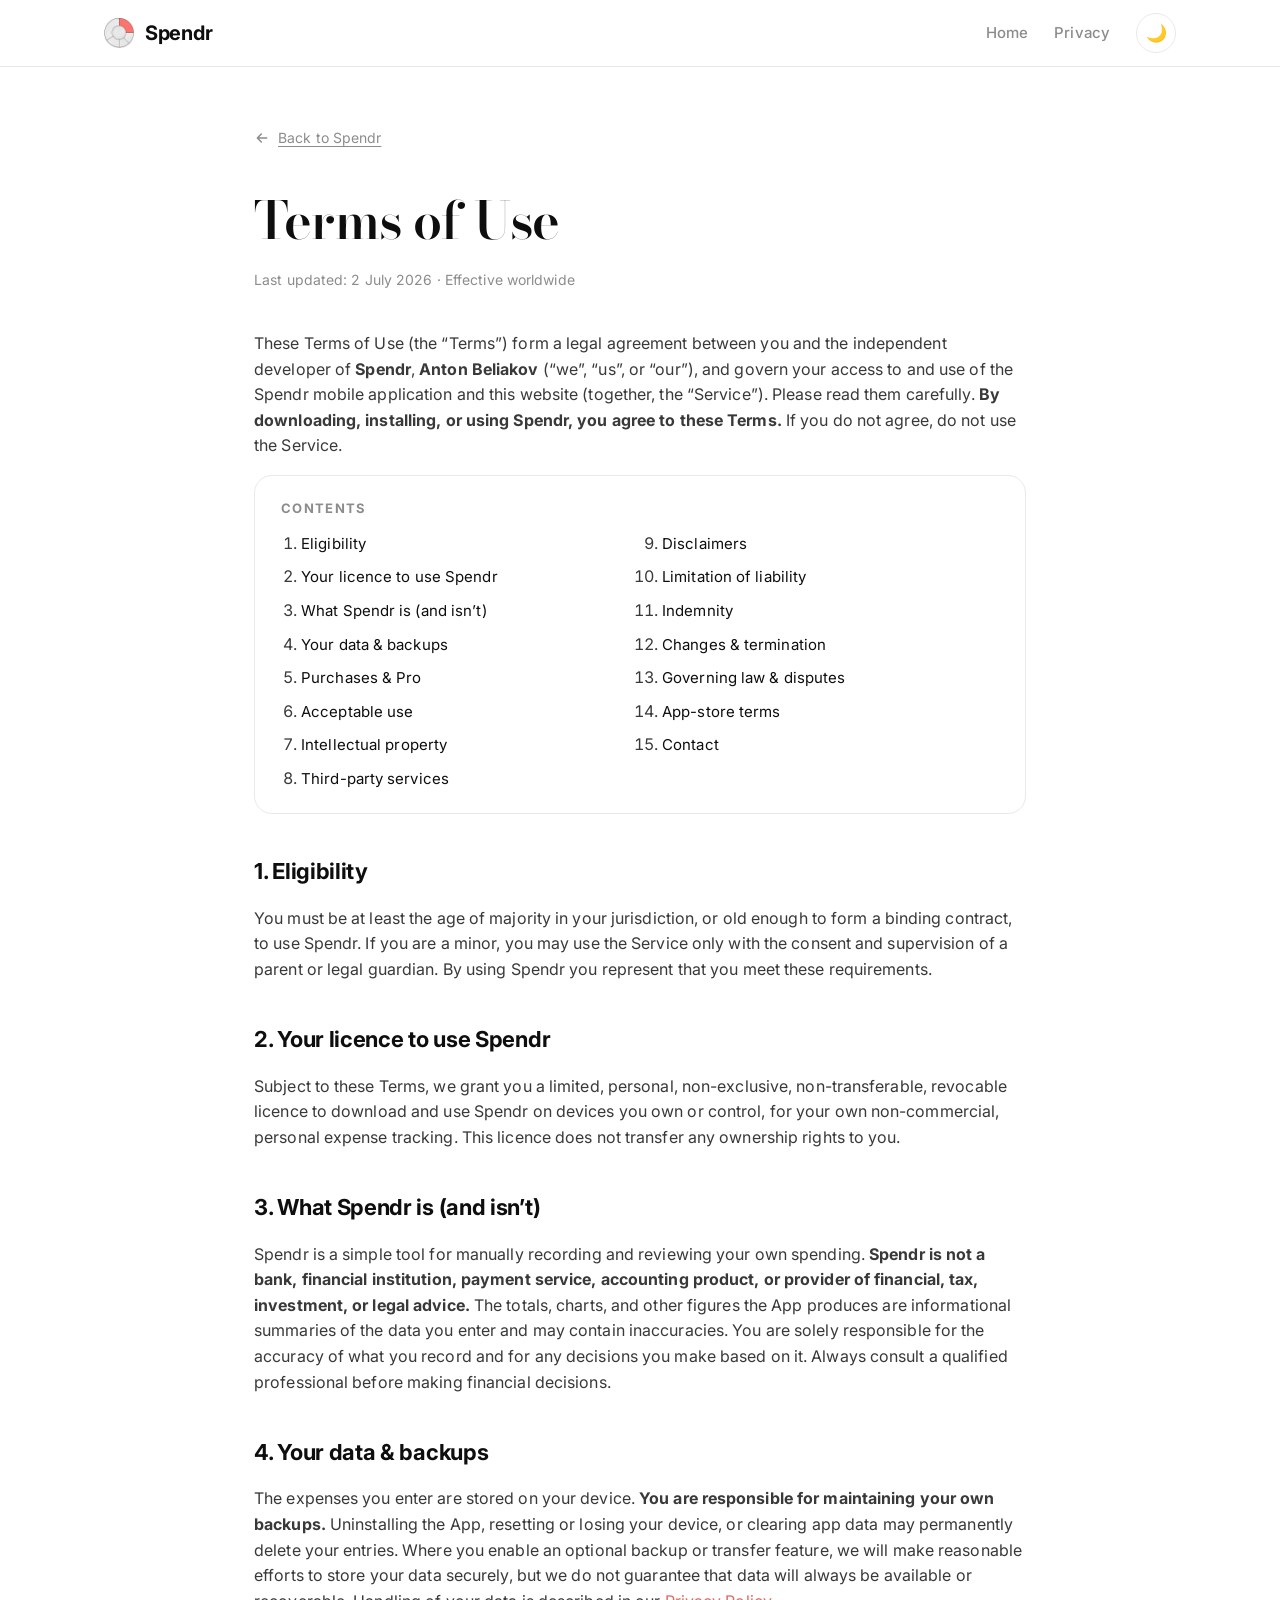
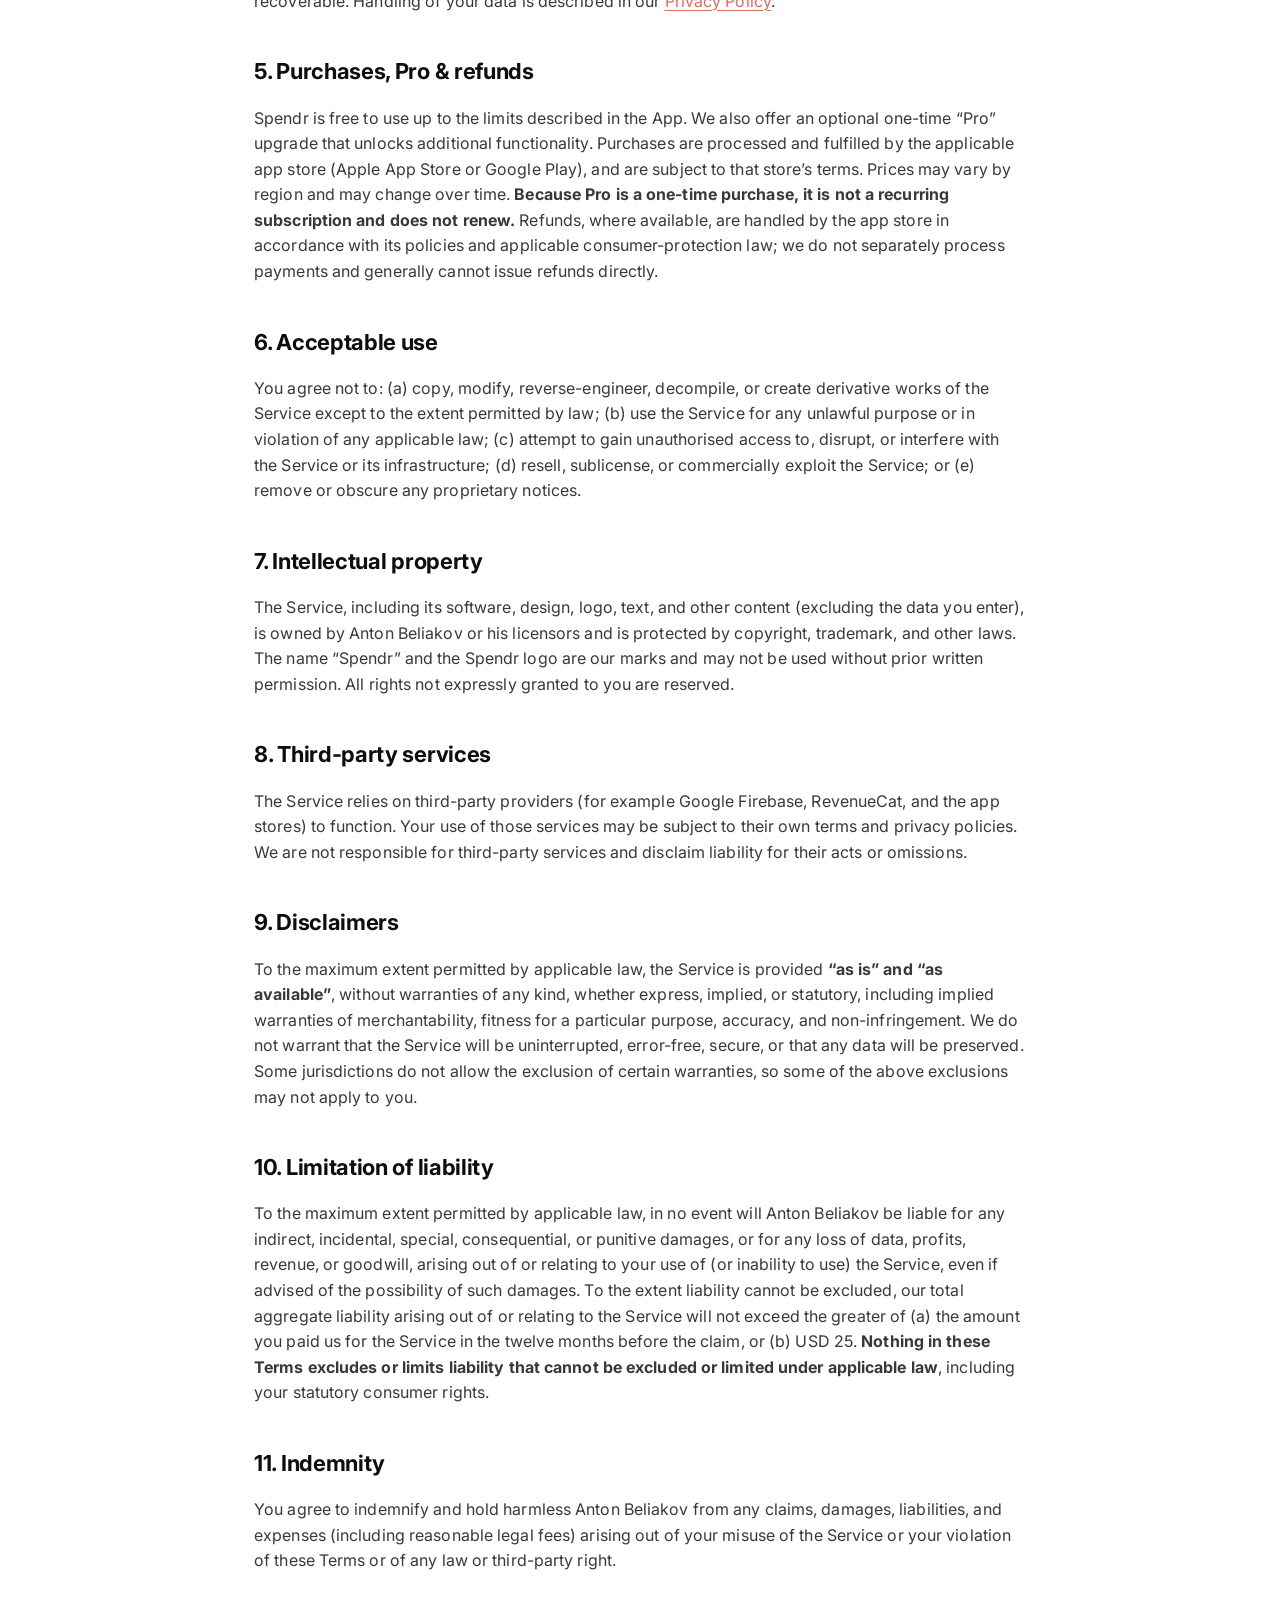
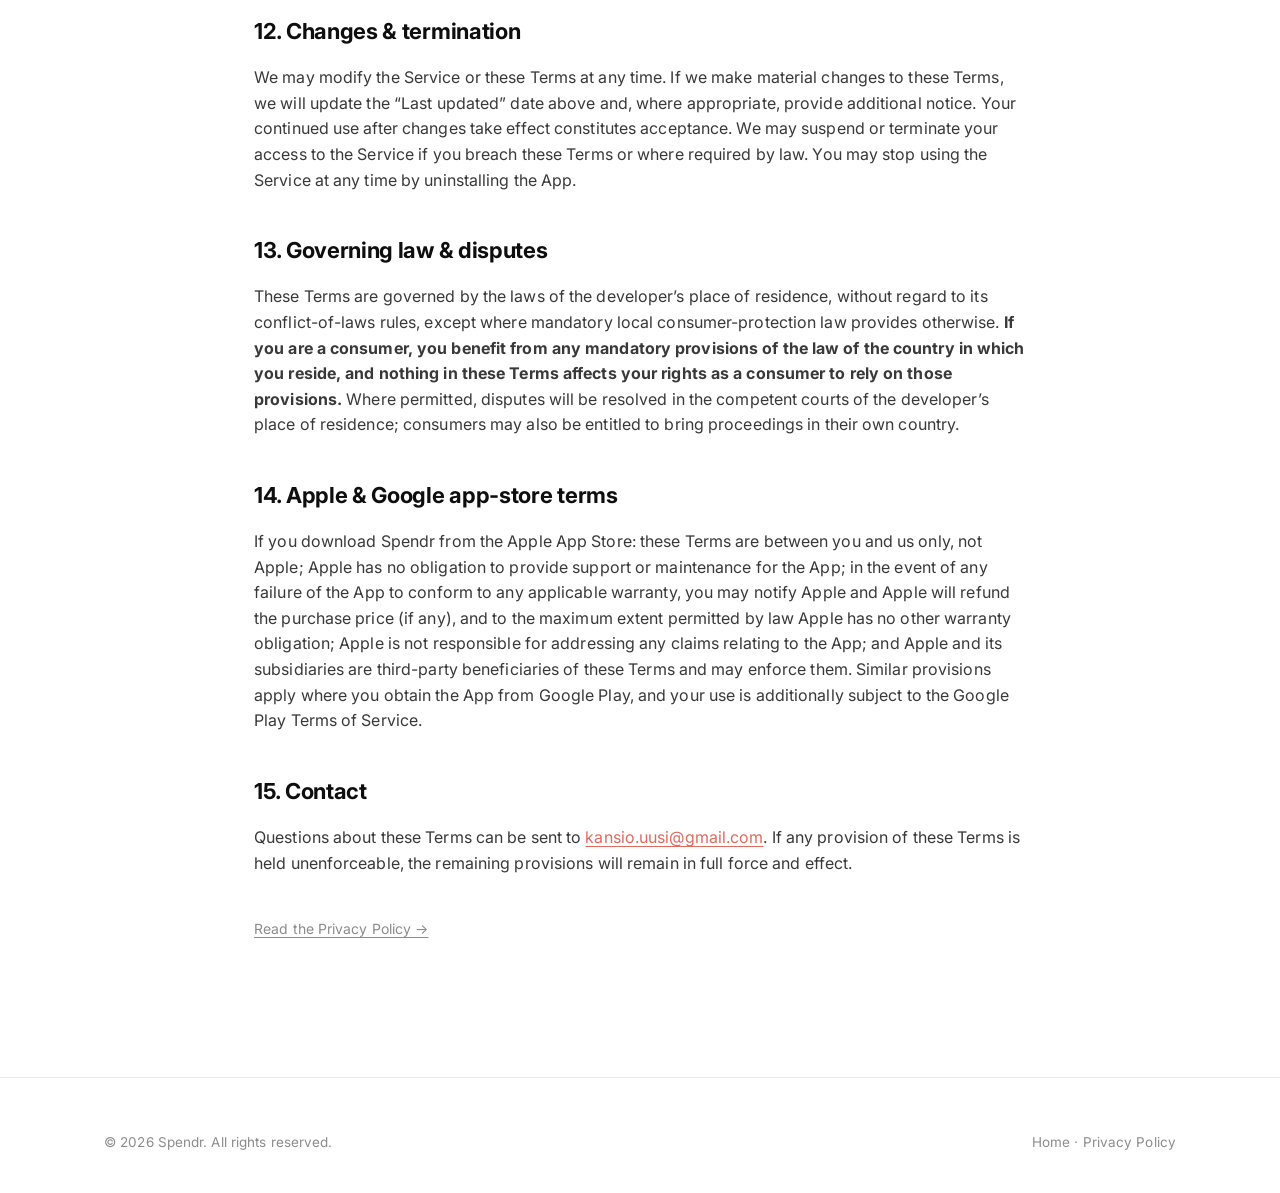
<file: terms.html>
<!DOCTYPE html>
<html lang="en" data-theme="light">
<head>
<meta charset="UTF-8" />
<meta name="viewport" content="width=device-width, initial-scale=1" />
<title>Terms of Use — Spendr</title>
<meta name="description" content="Spendr Terms of Use — the agreement governing your use of the Spendr expense-tracking app, worldwide." />
<meta name="theme-color" content="#ffffff" />
<link rel="icon" type="image/png" href="assets/favicon.png" />
<link rel="preconnect" href="https://fonts.googleapis.com" />
<link rel="preconnect" href="https://fonts.gstatic.com" crossorigin />
<link href="https://fonts.googleapis.com/css2?family=Bodoni+Moda:ital,opsz,wght@0,6..96,500;0,6..96,600;1,6..96,500&family=Inter:wght@400;500;600;700&display=swap" rel="stylesheet" />
<link rel="stylesheet" href="styles.css" />
</head>
<body>

<header class="nav">
  <div class="wrap">
    <a class="brand" href="index.html"><img src="assets/logo-disc.png" alt="Spendr logo" /><span>Spendr</span></a>
    <nav class="nav-links">
      <a href="index.html">Home</a>
      <a href="privacy.html">Privacy</a>
      <button class="theme-toggle" id="themeToggle" aria-label="Toggle dark mode">🌙</button>
    </nav>
  </div>
</header>

<article class="legal">
  <a class="back" href="index.html">
    <svg width="16" height="16" viewBox="0 0 24 24" fill="none" stroke="currentColor" stroke-width="2.2" stroke-linecap="round" stroke-linejoin="round"><path d="M19 12H5M11 6l-6 6 6 6"/></svg>
    Back to Spendr
  </a>

  <h1>Terms of Use</h1>
  <p class="updated">Last updated: 2 July 2026 · Effective worldwide</p>

  <p>These Terms of Use (the “Terms”) form a legal agreement between you and the independent developer of <strong>Spendr</strong>, <strong>Anton Beliakov</strong> (“we”, “us”, or “our”), and govern your access to and use of the Spendr mobile application and this website (together, the “Service”). Please read them carefully. <strong>By downloading, installing, or using Spendr, you agree to these Terms.</strong> If you do not agree, do not use the Service.</p>

  <div class="toc">
    <h4>Contents</h4>
    <ol>
      <li><a href="#t1">Eligibility</a></li>
      <li><a href="#t2">Your licence to use Spendr</a></li>
      <li><a href="#t3">What Spendr is (and isn’t)</a></li>
      <li><a href="#t4">Your data &amp; backups</a></li>
      <li><a href="#t5">Purchases &amp; Pro</a></li>
      <li><a href="#t6">Acceptable use</a></li>
      <li><a href="#t7">Intellectual property</a></li>
      <li><a href="#t8">Third-party services</a></li>
      <li><a href="#t9">Disclaimers</a></li>
      <li><a href="#t10">Limitation of liability</a></li>
      <li><a href="#t11">Indemnity</a></li>
      <li><a href="#t12">Changes &amp; termination</a></li>
      <li><a href="#t13">Governing law &amp; disputes</a></li>
      <li><a href="#t14">App-store terms</a></li>
      <li><a href="#t15">Contact</a></li>
    </ol>
  </div>

  <h2 id="t1">1. Eligibility</h2>
  <p>You must be at least the age of majority in your jurisdiction, or old enough to form a binding contract, to use Spendr. If you are a minor, you may use the Service only with the consent and supervision of a parent or legal guardian. By using Spendr you represent that you meet these requirements.</p>

  <h2 id="t2">2. Your licence to use Spendr</h2>
  <p>Subject to these Terms, we grant you a limited, personal, non-exclusive, non-transferable, revocable licence to download and use Spendr on devices you own or control, for your own non-commercial, personal expense tracking. This licence does not transfer any ownership rights to you.</p>

  <h2 id="t3">3. What Spendr is (and isn’t)</h2>
  <p>Spendr is a simple tool for manually recording and reviewing your own spending. <strong>Spendr is not a bank, financial institution, payment service, accounting product, or provider of financial, tax, investment, or legal advice.</strong> The totals, charts, and other figures the App produces are informational summaries of the data you enter and may contain inaccuracies. You are solely responsible for the accuracy of what you record and for any decisions you make based on it. Always consult a qualified professional before making financial decisions.</p>

  <h2 id="t4">4. Your data &amp; backups</h2>
  <p>The expenses you enter are stored on your device. <strong>You are responsible for maintaining your own backups.</strong> Uninstalling the App, resetting or losing your device, or clearing app data may permanently delete your entries. Where you enable an optional backup or transfer feature, we will make reasonable efforts to store your data securely, but we do not guarantee that data will always be available or recoverable. Handling of your data is described in our <a href="privacy.html">Privacy Policy</a>.</p>

  <h2 id="t5">5. Purchases, Pro &amp; refunds</h2>
  <p>Spendr is free to use up to the limits described in the App. We also offer an optional one-time “Pro” upgrade that unlocks additional functionality. Purchases are processed and fulfilled by the applicable app store (Apple App Store or Google Play), and are subject to that store’s terms. Prices may vary by region and may change over time. <strong>Because Pro is a one-time purchase, it is not a recurring subscription and does not renew.</strong> Refunds, where available, are handled by the app store in accordance with its policies and applicable consumer-protection law; we do not separately process payments and generally cannot issue refunds directly.</p>

  <h2 id="t6">6. Acceptable use</h2>
  <p>You agree not to: (a) copy, modify, reverse-engineer, decompile, or create derivative works of the Service except to the extent permitted by law; (b) use the Service for any unlawful purpose or in violation of any applicable law; (c) attempt to gain unauthorised access to, disrupt, or interfere with the Service or its infrastructure; (d) resell, sublicense, or commercially exploit the Service; or (e) remove or obscure any proprietary notices.</p>

  <h2 id="t7">7. Intellectual property</h2>
  <p>The Service, including its software, design, logo, text, and other content (excluding the data you enter), is owned by Anton Beliakov or his licensors and is protected by copyright, trademark, and other laws. The name “Spendr” and the Spendr logo are our marks and may not be used without prior written permission. All rights not expressly granted to you are reserved.</p>

  <h2 id="t8">8. Third-party services</h2>
  <p>The Service relies on third-party providers (for example Google Firebase, RevenueCat, and the app stores) to function. Your use of those services may be subject to their own terms and privacy policies. We are not responsible for third-party services and disclaim liability for their acts or omissions.</p>

  <h2 id="t9">9. Disclaimers</h2>
  <p>To the maximum extent permitted by applicable law, the Service is provided <strong>“as is” and “as available”</strong>, without warranties of any kind, whether express, implied, or statutory, including implied warranties of merchantability, fitness for a particular purpose, accuracy, and non-infringement. We do not warrant that the Service will be uninterrupted, error-free, secure, or that any data will be preserved. Some jurisdictions do not allow the exclusion of certain warranties, so some of the above exclusions may not apply to you.</p>

  <h2 id="t10">10. Limitation of liability</h2>
  <p>To the maximum extent permitted by applicable law, in no event will Anton Beliakov be liable for any indirect, incidental, special, consequential, or punitive damages, or for any loss of data, profits, revenue, or goodwill, arising out of or relating to your use of (or inability to use) the Service, even if advised of the possibility of such damages. To the extent liability cannot be excluded, our total aggregate liability arising out of or relating to the Service will not exceed the greater of (a) the amount you paid us for the Service in the twelve months before the claim, or (b) USD 25. <strong>Nothing in these Terms excludes or limits liability that cannot be excluded or limited under applicable law</strong>, including your statutory consumer rights.</p>

  <h2 id="t11">11. Indemnity</h2>
  <p>You agree to indemnify and hold harmless Anton Beliakov from any claims, damages, liabilities, and expenses (including reasonable legal fees) arising out of your misuse of the Service or your violation of these Terms or of any law or third-party right.</p>

  <h2 id="t12">12. Changes &amp; termination</h2>
  <p>We may modify the Service or these Terms at any time. If we make material changes to these Terms, we will update the “Last updated” date above and, where appropriate, provide additional notice. Your continued use after changes take effect constitutes acceptance. We may suspend or terminate your access to the Service if you breach these Terms or where required by law. You may stop using the Service at any time by uninstalling the App.</p>

  <h2 id="t13">13. Governing law &amp; disputes</h2>
  <p>These Terms are governed by the laws of the developer’s place of residence, without regard to its conflict-of-laws rules, except where mandatory local consumer-protection law provides otherwise. <strong>If you are a consumer, you benefit from any mandatory provisions of the law of the country in which you reside, and nothing in these Terms affects your rights as a consumer to rely on those provisions.</strong> Where permitted, disputes will be resolved in the competent courts of the developer’s place of residence; consumers may also be entitled to bring proceedings in their own country.</p>

  <h2 id="t14">14. Apple &amp; Google app-store terms</h2>
  <p>If you download Spendr from the Apple App Store: these Terms are between you and us only, not Apple; Apple has no obligation to provide support or maintenance for the App; in the event of any failure of the App to conform to any applicable warranty, you may notify Apple and Apple will refund the purchase price (if any), and to the maximum extent permitted by law Apple has no other warranty obligation; Apple is not responsible for addressing any claims relating to the App; and Apple and its subsidiaries are third-party beneficiaries of these Terms and may enforce them. Similar provisions apply where you obtain the App from Google Play, and your use is additionally subject to the Google Play Terms of Service.</p>

  <h2 id="t15">15. Contact</h2>
  <p>Questions about these Terms can be sent to <a href="mailto:kansio.uusi@gmail.com">kansio.uusi@gmail.com</a>. If any provision of these Terms is held unenforceable, the remaining provisions will remain in full force and effect.</p>

  <p style="margin-top:40px;"><a class="back" href="privacy.html">Read the Privacy Policy →</a></p>
</article>

<footer>
  <div class="wrap">
    <div class="foot-bottom" style="border:none;margin:0;padding:0;">
      <span>© 2026 Spendr. All rights reserved.</span>
      <span><a href="index.html" style="color:var(--sub)">Home</a> · <a href="privacy.html" style="color:var(--sub)">Privacy Policy</a></span>
    </div>
  </div>
</footer>

<script>
  const root = document.documentElement, toggle = document.getElementById('themeToggle');
  const saved = localStorage.getItem('spendr-theme'); if (saved) root.setAttribute('data-theme', saved);
  const sync = () => { const d = root.getAttribute('data-theme') === 'dark'; toggle.textContent = d ? '☀️' : '🌙'; };
  sync();
  toggle.addEventListener('click', () => { const n = root.getAttribute('data-theme') === 'dark' ? 'light' : 'dark'; root.setAttribute('data-theme', n); localStorage.setItem('spendr-theme', n); sync(); });
</script>
</body>
</html>
</file>
<file: styles.css>
/* ============================================================
   Spendr — landing styles
   Design tokens mirror the app (lib/design.dart):
   Light = pure b/w (Zara). Dark = graphite + blue (IKEA Home).
   Type: Bodoni Moda (serif, amounts) + Inter (UI).
   ============================================================ */

:root {
  /* light theme — from C.light */
  --bg:      #ffffff;
  --surf:    #ffffff;
  --ink:     #0e0e0e;
  --sub:     #8c8c8c;
  --line:    #e9e9e9;
  --acc:     #0e0e0e;   /* accent is ink in light theme */
  --accSoft: #f2f2f2;
  --danger:  #d8412a;   /* coral red — the brand pop */
  --chip:    #f0f0f0;
  --pink:    #fbe4e2;   /* section-header wash from the app */
  --pinkInk: #b06a62;

  --coral:   #e0695f;   /* logo segment / summer accent */
  --radius:  18px;
  --maxw:    1120px;
  --ease:    cubic-bezier(.22,.61,.36,1);
}

[data-theme="dark"] {
  /* from C.dark */
  --bg:      #15171b;
  --surf:    #1e2126;
  --ink:     #f2f3f5;
  --sub:     #878d96;
  --line:    #2a2e34;
  --acc:     #4c9df0;   /* blue accent in dark theme */
  --accSoft: #1c2a38;
  --danger:  #f2603c;
  --chip:    #262a30;
  --pink:    #26201f;
  --pinkInk: #d98a80;
}

* { box-sizing: border-box; }
html { scroll-behavior: smooth; -webkit-text-size-adjust: 100%; }
body {
  margin: 0;
  background: var(--bg);
  color: var(--ink);
  font-family: 'Inter', system-ui, -apple-system, Segoe UI, Roboto, sans-serif;
  font-size: 17px;
  line-height: 1.6;
  letter-spacing: .1px;
  -webkit-font-smoothing: antialiased;
  transition: background .4s var(--ease), color .4s var(--ease);
}
img { max-width: 100%; display: block; }
a { color: inherit; text-decoration: none; }

.serif {
  font-family: 'Bodoni Moda', 'Didot', Georgia, 'Times New Roman', serif;
  font-feature-settings: "tnum" 1;
  letter-spacing: -0.5px;
}

/* ---------- layout ---------- */
.wrap { width: 100%; max-width: var(--maxw); margin: 0 auto; padding: 0 24px; }
section { padding: 96px 0; }
.eyebrow {
  font-size: 13px; font-weight: 600; letter-spacing: .18em;
  text-transform: uppercase; color: var(--sub); margin: 0 0 18px;
}

/* ---------- nav ---------- */
.nav {
  position: sticky; top: 0; z-index: 50;
  backdrop-filter: saturate(1.4) blur(14px);
  background: color-mix(in srgb, var(--bg) 82%, transparent);
  border-bottom: 1px solid var(--line);
}
.nav .wrap { display: flex; align-items: center; gap: 16px; height: 66px; }
.brand { display: flex; align-items: center; gap: 11px; font-weight: 700; font-size: 20px; letter-spacing: -.3px; }
.brand img { width: 30px; height: 30px; }
.nav-links { margin-left: auto; display: flex; align-items: center; gap: 26px; }
.nav-links a { color: var(--sub); font-size: 15px; font-weight: 500; transition: color .2s; }
.nav-links a:hover { color: var(--ink); }
.theme-toggle {
  width: 40px; height: 40px; border-radius: 50%;
  border: 1px solid var(--line); background: var(--surf); color: var(--ink);
  cursor: pointer; display: grid; place-items: center; font-size: 17px;
  transition: border-color .2s, transform .2s;
}
.theme-toggle:hover { transform: rotate(-18deg); border-color: var(--sub); }
@media (max-width: 720px) { .nav-links a:not(.btn) { display: none; } }

/* ---------- buttons ---------- */
.btn {
  display: inline-flex; align-items: center; gap: 9px;
  padding: 13px 22px; border-radius: 999px; font-weight: 600; font-size: 15px;
  border: 1px solid transparent; cursor: pointer; transition: transform .18s var(--ease), background .2s, box-shadow .2s;
}
.btn-primary { background: var(--ink); color: var(--bg); }
.btn-primary:hover { transform: translateY(-2px); box-shadow: 0 12px 30px -12px color-mix(in srgb, var(--ink) 60%, transparent); }
.btn-ghost { background: transparent; color: var(--ink); border-color: var(--line); }
.btn-ghost:hover { border-color: var(--ink); }

/* ---------- app-store badges ---------- */
.store-badges { display: flex; flex-wrap: wrap; gap: 12px; align-items: center; }
.store-badges--center { justify-content: center; }
.store-badge {
  display: inline-flex; align-items: center; gap: 10px;
  height: 52px; padding: 0 16px 0 14px; border-radius: 11px;
  background: #000; color: #fff; border: 1px solid #000;
  transition: transform .18s var(--ease), box-shadow .2s, background .2s;
}
.store-badge:hover { transform: translateY(-2px); box-shadow: 0 12px 26px -12px rgba(0,0,0,.55); }
.store-badge svg { width: 24px; height: 24px; flex: 0 0 auto; }
.store-badge .sb-txt { display: flex; flex-direction: column; line-height: 1; text-align: left; }
.store-badge .sb-txt small { font-size: 10px; letter-spacing: .02em; opacity: .92; margin-bottom: 3px; text-transform: none; }
.store-badge .sb-txt strong { font-size: 18px; font-weight: 600; letter-spacing: .01em; }
/* on dark CTA band: give the black badge a light outline so it reads */
.store-badge--onDark { border-color: rgba(255,255,255,.35); background: #000; }
[data-theme="dark"] .store-badge { background: #fff; color: #0b0b0b; border-color: #fff; }
[data-theme="dark"] .store-badge--onDark { background: #fff; color: #0b0b0b; border-color: rgba(255,255,255,.4); }

/* ---------- hero ---------- */
.hero { padding: 80px 0 40px; position: relative; overflow: hidden; }
.hero-grid { display: grid; grid-template-columns: 1.05fr .95fr; gap: 56px; align-items: center; }
.hero h1 {
  font-family: 'Bodoni Moda', Georgia, serif; letter-spacing: -1px;
  font-size: clamp(44px, 6.4vw, 82px); line-height: 1.02; margin: 14px 0 22px; font-weight: 600;
}
.hero h1 em { font-style: italic; color: var(--coral); }
.hero p.lead { font-size: 20px; color: var(--sub); max-width: 30ch; margin: 0 0 32px; }
.hero-cta { display: flex; gap: 14px; flex-wrap: wrap; align-items: center; }
.hero-note { font-size: 13.5px; color: var(--sub); margin-top: 18px; }
.hero-note b { color: var(--ink); font-weight: 600; }

/* ---------- Xiaomi 12X mockup ----------
   Flat thin uniform bezel, centred punch-hole camera, 20:9 screen, side keys on
   the right. Width is driven by font-size so all internals scale in em. */
.hero-phones { position: relative; display: grid; place-items: center; min-height: 560px; }
.phone {
  position: relative;
  font-size: 262px;                 /* the phone's width; children scale in em */
  width: 1em;
  border-radius: .135em;            /* 12X outer corner (moderately rounded) */
  padding: .016em;                  /* thin metal edge */
  background:                        /* brushed dark-grey aluminium rail */
    linear-gradient(120deg, #55585d 0%, #232529 14%, #303338 50%, #1c1e21 86%, #4a4d52 100%);
  box-shadow:
    0 .004em .006em rgba(255,255,255,.35) inset,    /* rail top glint */
    0 -.004em .006em rgba(0,0,0,.5) inset,
    0 .15em .28em -.10em rgba(0,0,0,.45),           /* drop shadow */
    0 .05em .10em -.04em rgba(0,0,0,.38);
}
.phone .screen {
  position: relative;
  border-radius: .122em;            /* inner screen corner */
  overflow: hidden;
  background: #000;
  /* uniform black bezel ring around the panel */
  box-shadow: 0 0 0 .009em #050505, 0 0 0 .0115em rgba(255,255,255,.05);
  aspect-ratio: 1080 / 2400;        /* 20:9, native to the 12X screenshots */
}
.phone .screen img { width: 100%; height: 100%; object-fit: cover; display: block; }
/* centred punch-hole front camera */
.phone .island {
  position: absolute; top: .019em; left: 50%; transform: translateX(-50%);
  width: .026em; height: .026em; border-radius: 50%; z-index: 4;
  background: radial-gradient(circle at 36% 34%, #2b3a47 0%, #0a0d11 62%, #000 100%);
  box-shadow: 0 0 0 .002em rgba(0,0,0,.85), 0 0 0 .0032em rgba(90,130,170,.28);
}
/* glass glare sweep */
.phone .screen::after {
  content: ""; position: absolute; inset: 0; z-index: 3; pointer-events: none;
  background: linear-gradient(125deg, rgba(255,255,255,.14) 0%, rgba(255,255,255,0) 24%, rgba(255,255,255,0) 76%, rgba(255,255,255,.045) 100%);
}
/* Xiaomi side keys — both on the right: power, then volume rocker above it */
.phone::before {                  /* power button */
  content: ""; position: absolute; right: -.009em; top: .30em;
  width: .009em; height: .072em; border-radius: 0 .006em .006em 0;
  background: linear-gradient(90deg, #131417, #43464b);
}
.phone::after {                   /* volume rocker */
  content: ""; position: absolute; right: -.009em; top: .18em;
  width: .009em; height: .092em; border-radius: 0 .006em .006em 0;
  background: linear-gradient(90deg, #131417, #43464b);
}
.hero-phones .phone.p1 { transform: rotate(-5deg) translateX(-46px); z-index: 2; }
.hero-phones .phone.p2 { position: absolute; transform: rotate(6deg) translateX(84px) translateY(30px); z-index: 1; }
.blob {
  position: absolute; width: 480px; height: 480px; border-radius: 50%;
  background: radial-gradient(circle at 50% 40%, color-mix(in srgb, var(--coral) 40%, transparent), transparent 62%);
  filter: blur(10px); z-index: 0; pointer-events: none;
}
@media (max-width: 900px) {
  .hero-grid { grid-template-columns: 1fr; gap: 24px; }
  .hero-phones { min-height: 500px; margin-top: 8px; }
  .hero p.lead { max-width: none; }
}
@media (max-width: 460px) {
  .hero-phones { min-height: 430px; }
  .hero-phones .phone { font-size: 214px; }
  .hero-phones .phone.p1 { transform: rotate(-5deg) translateX(-28px); }
  .hero-phones .phone.p2 { transform: rotate(6deg) translateX(58px) translateY(24px); }
  .show-media .phone { font-size: 250px; }
}

/* ---------- trust strip ---------- */
.trust { padding: 26px 0; border-top: 1px solid var(--line); border-bottom: 1px solid var(--line); }
.trust .wrap { display: flex; flex-wrap: wrap; gap: 14px 40px; justify-content: center; }
.trust span { font-size: 14px; color: var(--sub); display: inline-flex; gap: 8px; align-items: center; }
.trust b { color: var(--ink); font-weight: 600; }

/* ---------- section heading ---------- */
.head { max-width: 620px; margin: 0 auto 60px; text-align: center; }
.head h2 { font-family: 'Bodoni Moda', Georgia, serif; font-weight: 600; font-size: clamp(30px, 4vw, 46px); line-height: 1.08; letter-spacing: -.6px; margin: 8px 0 14px; }
.head p { color: var(--sub); font-size: 18px; margin: 0; }

/* ---------- steps ---------- */
.steps { display: grid; grid-template-columns: repeat(3, 1fr); gap: 22px; }
.step {
  background: var(--surf); border: 1px solid var(--line); border-radius: var(--radius);
  padding: 30px 26px; position: relative;
}
.step .n { font-family: 'Bodoni Moda', Georgia, serif; font-size: 40px; color: var(--coral); line-height: 1; }
.step h3 { margin: 14px 0 8px; font-size: 19px; font-weight: 650; letter-spacing: -.2px; }
.step p { margin: 0; color: var(--sub); font-size: 15.5px; }
@media (max-width: 820px) { .steps { grid-template-columns: 1fr; } }

/* ---------- features ---------- */
.features { display: grid; grid-template-columns: repeat(3, 1fr); gap: 22px; }
.feat {
  border: 1px solid var(--line); border-radius: var(--radius); padding: 28px 24px;
  background: var(--surf); transition: transform .22s var(--ease), border-color .22s;
}
.feat:hover { transform: translateY(-4px); border-color: color-mix(in srgb, var(--ink) 30%, var(--line)); }
.feat .ic {
  width: 46px; height: 46px; border-radius: 13px; border: 1px solid var(--line);
  display: grid; place-items: center; margin-bottom: 16px; color: var(--ink);
}
.feat .ic svg { width: 24px; height: 24px; }
.feat h3 { margin: 0 0 7px; font-size: 18px; font-weight: 650; letter-spacing: -.2px; }
.feat p { margin: 0; color: var(--sub); font-size: 15px; }
@media (max-width: 820px) { .features { grid-template-columns: 1fr; } }

/* ---------- showcase (alternating screenshot rows) ---------- */
.showcase { display: grid; gap: 96px; }
.show-row { display: grid; grid-template-columns: 1fr 1fr; gap: 56px; align-items: center; }
.show-row.rev .show-text { order: 2; }
.show-text .eyebrow { margin-bottom: 10px; }
.show-text h3 { font-family: 'Bodoni Moda', Georgia, serif; font-weight: 600; font-size: clamp(26px, 3.4vw, 38px); letter-spacing: -.5px; line-height: 1.1; margin: 0 0 14px; }
.show-text p { color: var(--sub); font-size: 17px; margin: 0 0 18px; }
.show-text ul { list-style: none; padding: 0; margin: 0; display: grid; gap: 11px; }
.show-text li { display: flex; gap: 11px; font-size: 15.5px; }
.show-text li svg { flex: 0 0 auto; margin-top: 3px; color: var(--coral); }
.show-media { display: grid; place-items: center; }
.show-media .phone { font-size: 290px; }
@media (max-width: 860px) {
  .show-row, .show-row.rev { grid-template-columns: 1fr; gap: 26px; }
  .show-row.rev .show-text { order: 0; }
}

/* ---------- audience banner ---------- */
.audience { background: var(--surf); border-top: 1px solid var(--line); border-bottom: 1px solid var(--line); }
.audience .wrap { display: grid; grid-template-columns: 1fr 1fr; gap: 48px; align-items: center; }
.audience h2 { font-family: 'Bodoni Moda', Georgia, serif; font-weight: 600; font-size: clamp(28px, 3.6vw, 42px); letter-spacing: -.5px; line-height: 1.12; margin: 0 0 16px; }
.audience h2 em { font-style: italic; color: var(--coral); }
.audience p { color: var(--sub); font-size: 18px; margin: 0 0 14px; }
.audience .quote {
  border-left: 3px solid var(--coral); padding: 6px 0 6px 22px; font-size: 21px;
  font-family: 'Bodoni Moda', Georgia, serif; font-style: italic; color: var(--ink); line-height: 1.4;
}
@media (max-width: 820px) { .audience .wrap { grid-template-columns: 1fr; gap: 22px; } }

/* ---------- pricing ---------- */
.price-cards { display: grid; grid-template-columns: 1fr 1fr; gap: 22px; max-width: 760px; margin: 0 auto; }
.price {
  border: 1px solid var(--line); border-radius: var(--radius); padding: 32px 30px; background: var(--surf);
}
.price.hi { border-color: var(--coral); box-shadow: 0 0 0 1px var(--coral) inset; }
.price .tag { font-size: 13px; font-weight: 600; letter-spacing: .04em; color: var(--coral); text-transform: uppercase; }
.price .amt { font-family: 'Bodoni Moda', Georgia, serif; font-size: 46px; margin: 10px 0 4px; letter-spacing: -1px; }
.price .amt small { font-size: 16px; color: var(--sub); font-family: 'Inter', sans-serif; letter-spacing: 0; }
.price h3 { margin: 0 0 4px; font-size: 20px; }
.price ul { list-style: none; padding: 0; margin: 18px 0 0; display: grid; gap: 10px; }
.price li { display: flex; gap: 10px; font-size: 15px; color: var(--sub); }
.price li svg { color: var(--coral); flex: 0 0 auto; margin-top: 3px; }
@media (max-width: 720px) { .price-cards { grid-template-columns: 1fr; } }

/* ---------- CTA band ---------- */
.cta-band { text-align: center; }
.cta-band .inner {
  background: var(--ink); color: var(--bg); border-radius: 28px; padding: 66px 32px; position: relative; overflow: hidden;
}
[data-theme="dark"] .cta-band .inner { background: var(--surf); border: 1px solid var(--line); }
.cta-band h2 { font-family: 'Bodoni Moda', Georgia, serif; font-weight: 600; font-size: clamp(30px, 4.4vw, 50px); letter-spacing: -.6px; margin: 0 0 14px; }
.cta-band p { color: color-mix(in srgb, var(--bg) 72%, var(--ink)); margin: 0 auto 28px; max-width: 44ch; font-size: 18px; }
[data-theme="dark"] .cta-band p { color: var(--sub); }
.cta-band .btn-primary { background: var(--bg); color: var(--ink); }
[data-theme="dark"] .cta-band .btn-primary { background: var(--acc); color: #fff; }

/* ---------- footer ---------- */
footer { border-top: 1px solid var(--line); padding: 54px 0 40px; }
.foot-grid { display: flex; flex-wrap: wrap; gap: 30px; justify-content: space-between; align-items: flex-start; }
.foot-brand { max-width: 320px; }
.foot-brand .brand { margin-bottom: 12px; }
.foot-brand p { color: var(--sub); font-size: 14.5px; margin: 0; }
.foot-cols { display: flex; gap: 60px; flex-wrap: wrap; }
.foot-col h4 { font-size: 13px; text-transform: uppercase; letter-spacing: .12em; color: var(--sub); margin: 0 0 14px; font-weight: 600; }
.foot-col a { display: block; color: var(--ink); font-size: 15px; margin-bottom: 10px; transition: color .2s; }
.foot-col a:hover { color: var(--coral); }
.foot-bottom { margin-top: 40px; padding-top: 22px; border-top: 1px solid var(--line); display: flex; flex-wrap: wrap; gap: 12px; justify-content: space-between; color: var(--sub); font-size: 13.5px; }

/* ---------- legal pages ---------- */
.legal { max-width: 820px; margin: 0 auto; padding: 60px 24px 90px; }
.legal h1 { font-family: 'Bodoni Moda', Georgia, serif; font-weight: 600; font-size: clamp(34px, 5vw, 52px); letter-spacing: -.8px; margin: 0 0 6px; }
.legal .updated { color: var(--sub); font-size: 14px; margin: 0 0 40px; }
.legal h2 { font-size: 22px; margin: 40px 0 10px; letter-spacing: -.3px; }
.legal h3 { font-size: 17px; margin: 24px 0 8px; }
.legal p, .legal li { color: color-mix(in srgb, var(--ink) 82%, var(--bg)); font-size: 16px; }
.legal ul { padding-left: 22px; }
.legal li { margin-bottom: 8px; }
.legal a { color: var(--coral); text-decoration: underline; text-underline-offset: 3px; }
.legal .toc { background: var(--surf); border: 1px solid var(--line); border-radius: var(--radius); padding: 22px 26px; margin: 0 0 36px; }
.legal .toc h4 { margin: 0 0 12px; font-size: 13px; letter-spacing: .1em; text-transform: uppercase; color: var(--sub); }
.legal .toc a { color: var(--ink); text-decoration: none; font-size: 15px; }
.legal .toc ol { margin: 0; padding-left: 20px; columns: 2; gap: 24px; }
.legal .back { display: inline-flex; gap: 8px; align-items: center; color: var(--sub); font-size: 14px; margin-bottom: 30px; }
.legal .back:hover { color: var(--ink); }
@media (max-width: 620px) { .legal .toc ol { columns: 1; } }

/* reveal on scroll */
.reveal { opacity: 0; transform: translateY(22px); transition: opacity .7s var(--ease), transform .7s var(--ease); }
.reveal.in { opacity: 1; transform: none; }
@media (prefers-reduced-motion: reduce) {
  .reveal { opacity: 1; transform: none; transition: none; }
  html { scroll-behavior: auto; }
}
</file>
